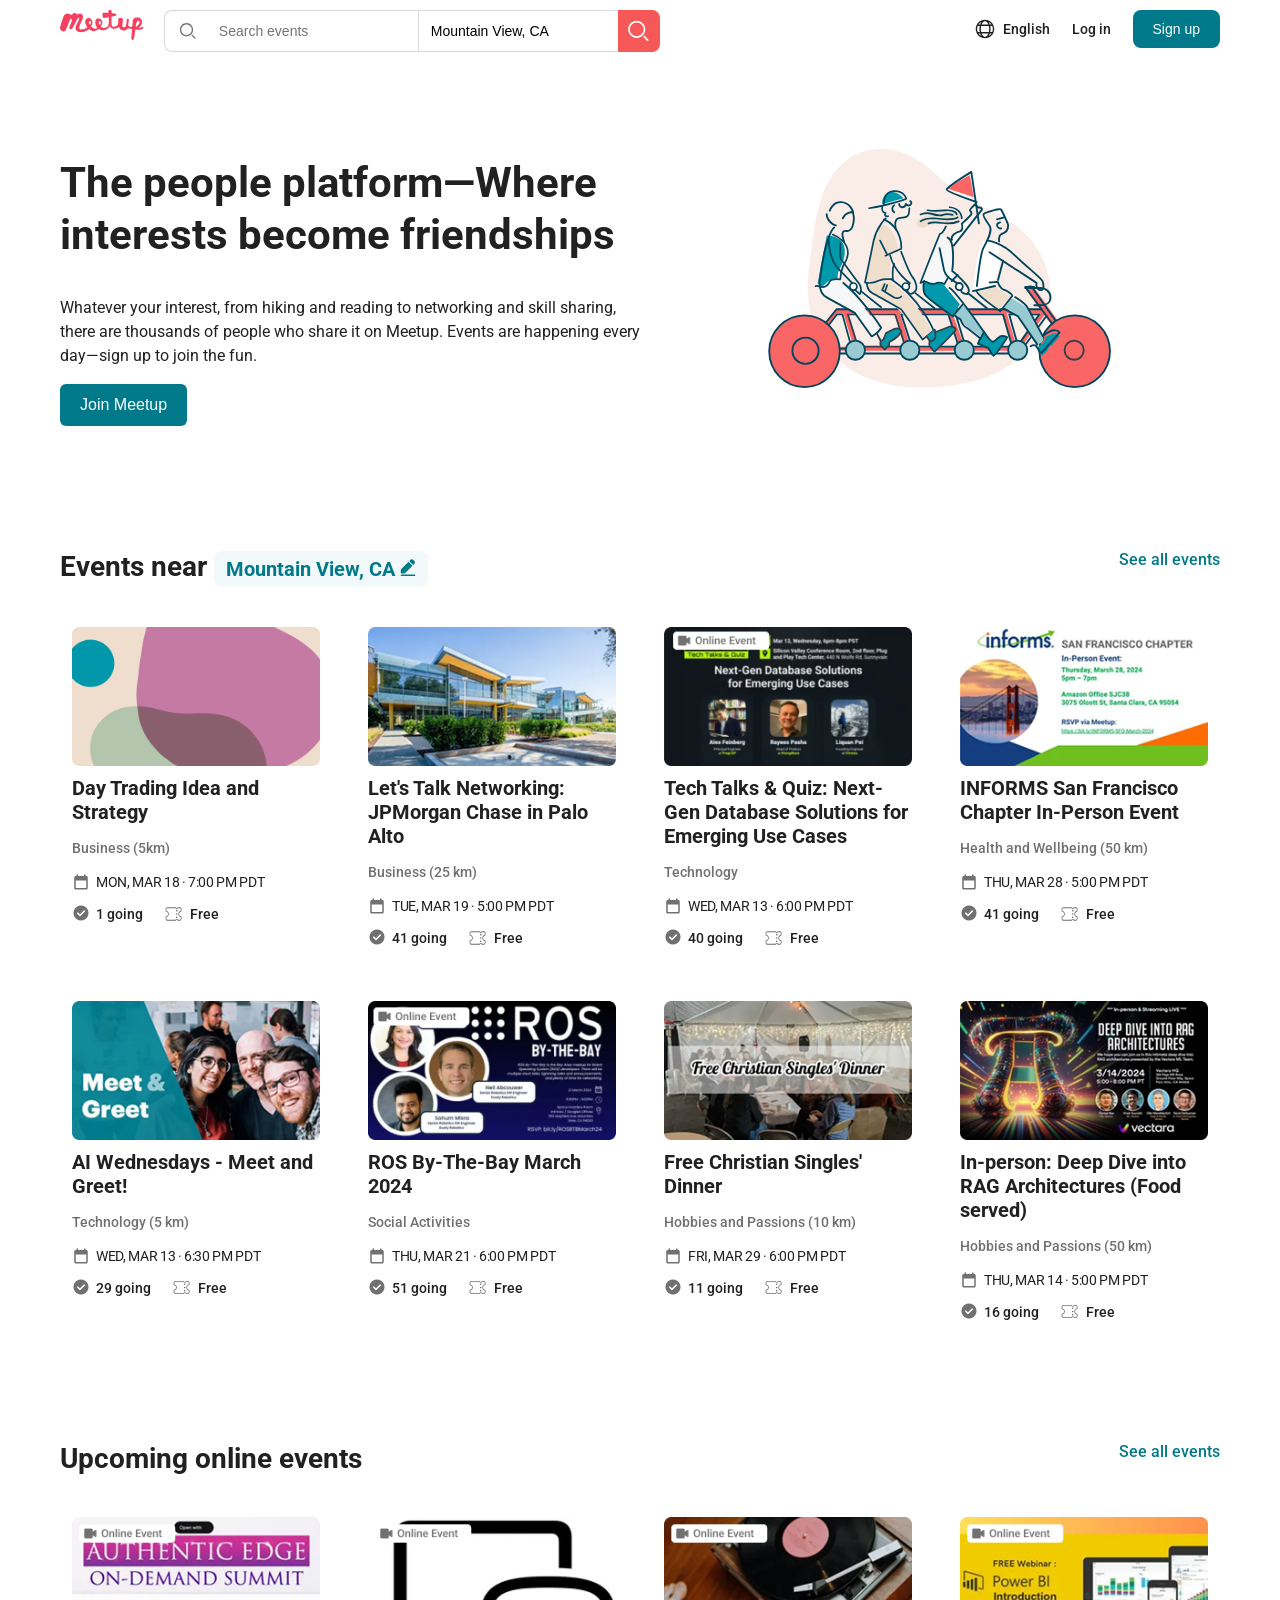
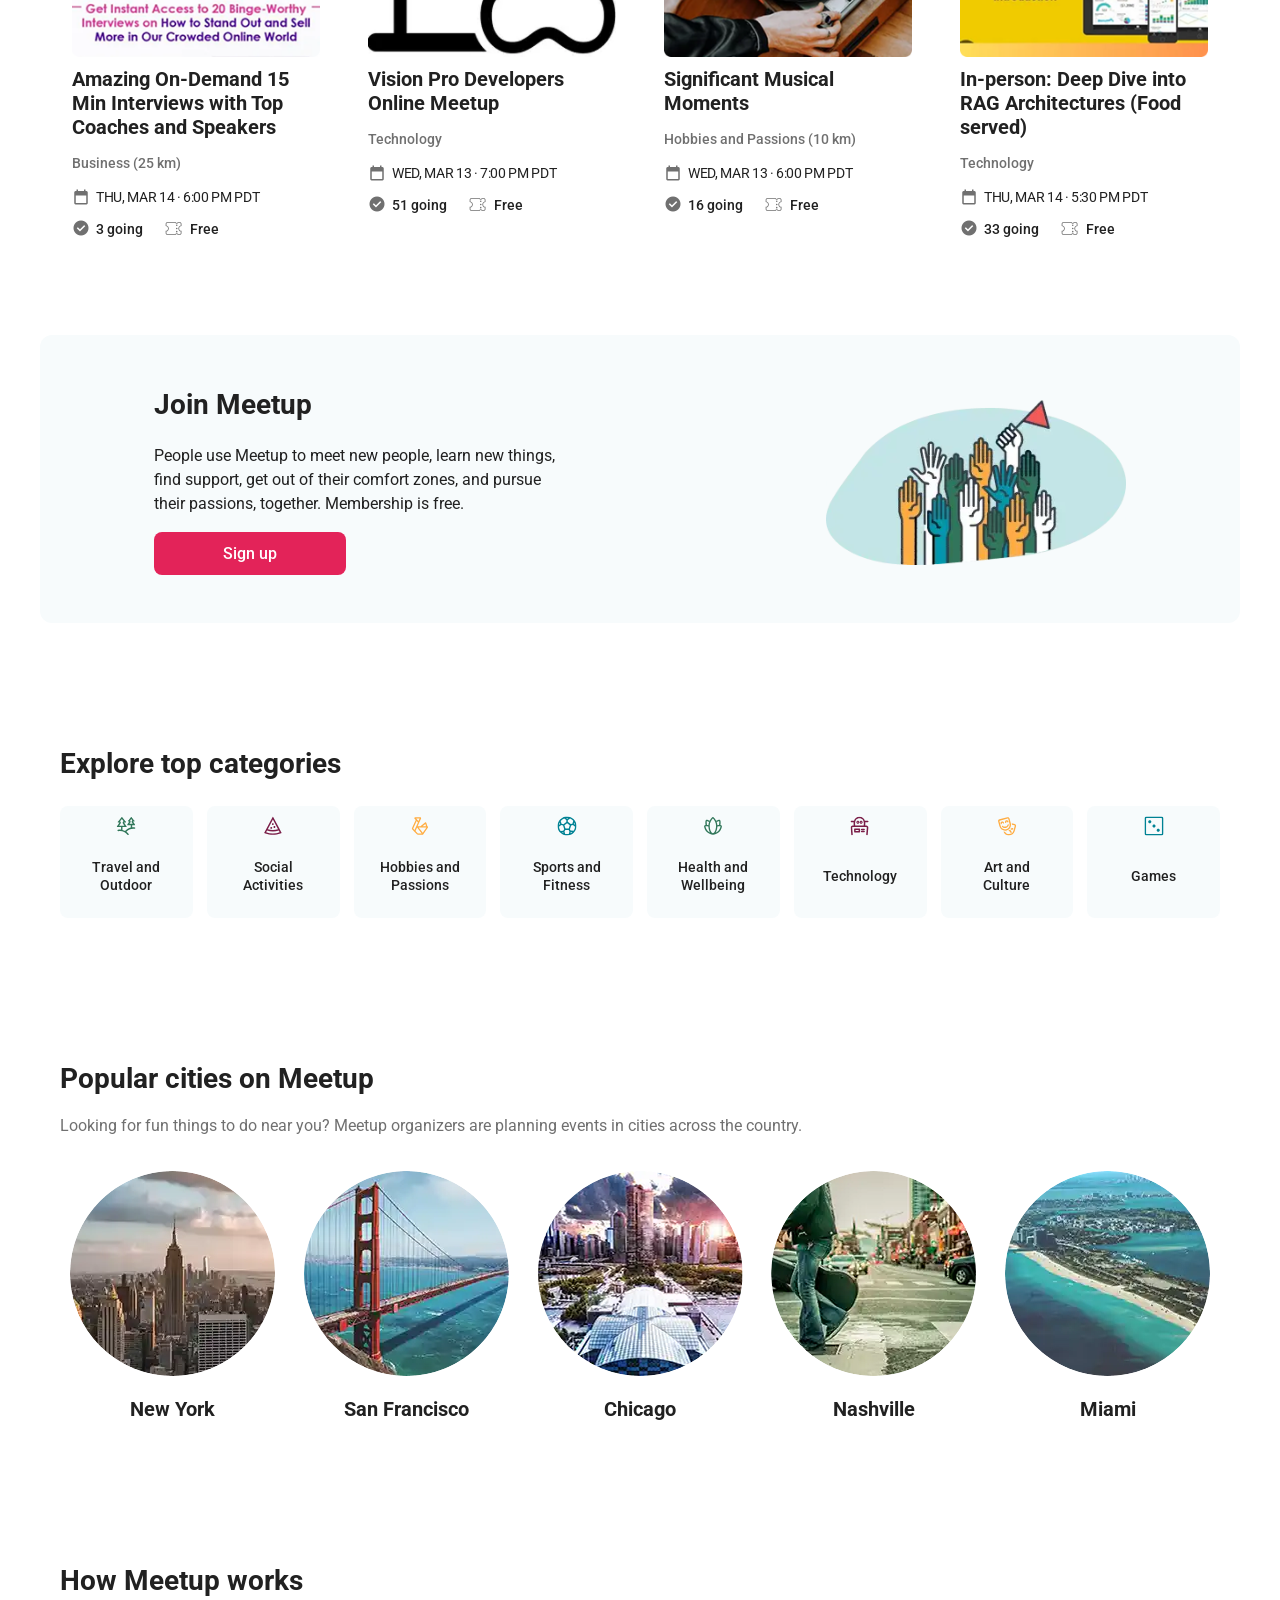
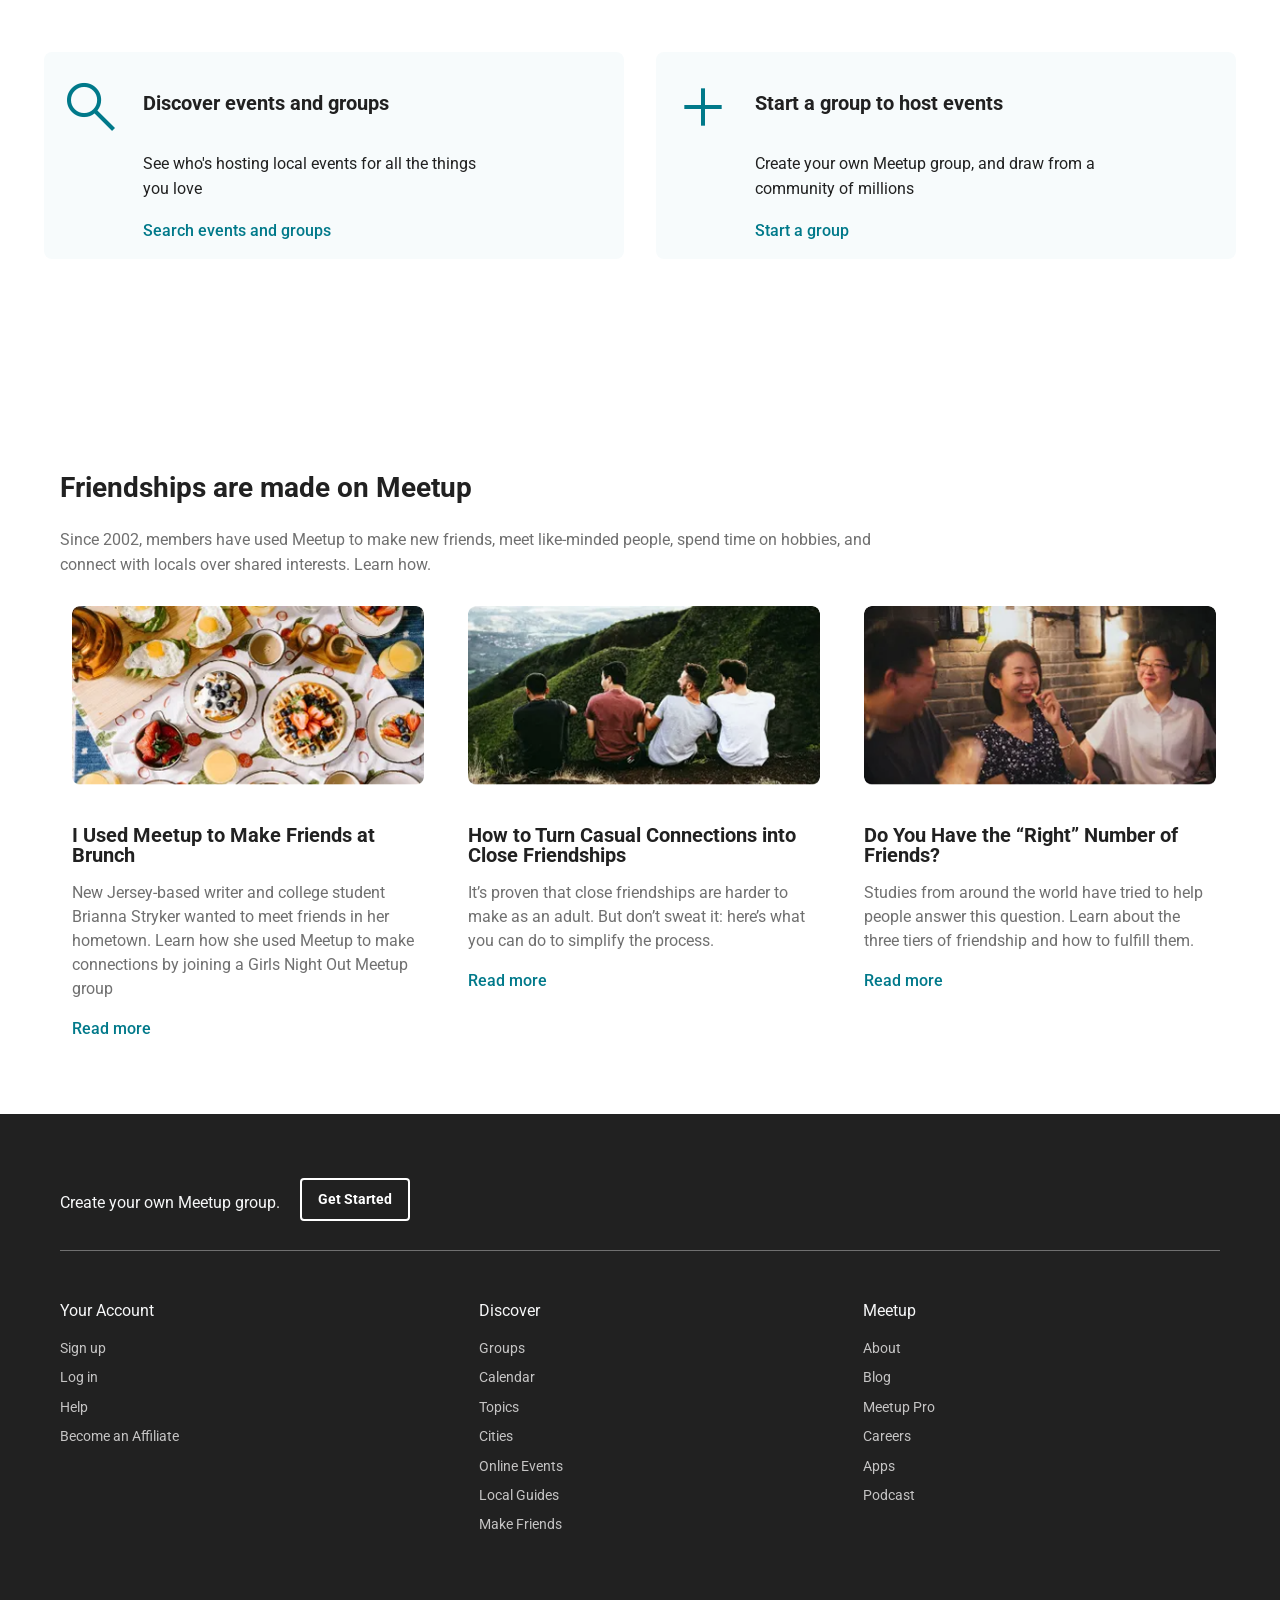
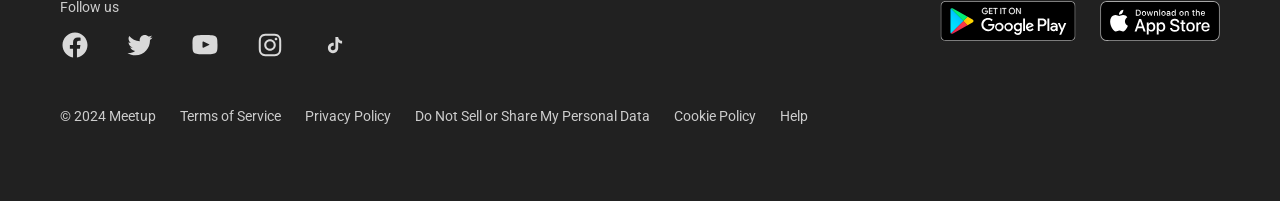
<file: index.html>
<!doctype html>
<html lang="ru">
  <head>
    <meta charset="UTF-8" />
    <meta name="viewport" content="width=device-width, initial-scale=1.0" />
    <title>Front-end Project</title>
    <link
      href="https://fonts.googleapis.com/css2?family=Roboto:wght@400;700&display=swap"
      rel="stylesheet"
    />
    <link
      href="https://fonts.googleapis.com/css2?family=Material+Symbols+Outlined&display=swap"
      rel="stylesheet"
    />

    <link
      href="https://fonts.googleapis.com/icon?family=Material+Icons"
      rel="stylesheet"
    />
    <link rel="stylesheet" href="css/style.css" />
  </head>
  <body>
    <header class="header">
      <div class="container">
        <div class="header__desktop-row">
          <img src="./icons/Logo.svg" alt="Meetup Logo" class="logo" />

          <div class="search-bar__wrapper">
            <div class="search-bar">
              <div class="input-wrapper">
                <img
                  src="./icons/Search-input.svg"
                  class="search-icon"
                  alt="search-icon"
                />
                <input
                  id="search-input"
                  type="text"
                  placeholder="Search events"
                  class="search-input"
                />
              </div>
              <div class="divider"></div>
              <input
                id="location-input"
                type="text"
                value="Mountain View, CA"
                class="location-input"
              />
            </div>
            <button class="search-button">
              <img
                src="./icons/Search_icon.svg"
                class="search-icon"
                alt="Search"
              />
            </button>
          </div>

          <div class="header__right">
            <div class="header__language">
              <img
                src="./icons/Language_icon.svg"
                class="header__language-icon"
                alt="Language"
              />
              <span class="header__language-en">English</span>
            </div>
            <a href="#" class="header__login-link">Log in</a>
            <button class="header__signup-button">Sign up</button>
          </div>
        </div>
      </div>
    </header>
    <div class="wrapper">
      <main>
        <section class="hero">
          <div class="hero__content">
            <h1 class="hero__title">
              The people platform—Where interests become friendships
            </h1>
            <p class="hero__subtitle">
              Whatever your interest, from hiking and reading to networking and
              skill sharing, there are thousands of people who share it on
              Meetup. Events are happening every day—sign up to join the fun.
            </p>
            <button class="hero__button">
              <a class="hero__button-link" href="./events_page/index.html"
                >Join Meetup</a
              >
            </button>
          </div>
          <div class="hero__image">
            <img src="./images/background-img.svg" alt="People" />
          </div>
        </section>

        <section class="section__events-near">
          <div class="section__header">
            <h2 class="section__title">
              Events near
              <span class="section__badge">
                <span class="section__tag"
                  >Mountain View, CA
                  <img src="./icons/Edit_icon.svg" alt="" />
                </span>
              </span>
            </h2>
            <a href="#" class="section__link">See all events</a>
          </div>

          <div class="event__cards">
            <article class="event__card">
              <img
                class="event__card-img"
                src="./images/event-card1.svg"
                alt="Event Trading"
              />
              <div class="event__content">
                <h3 class="event__title">Day Trading Idea and Strategy</h3>
                <p class="event__category">Business (5km)</p>
                <div class="event__date">
                  <span class="material-symbols-outlined">calendar_today </span>
                  <span class="event__datetime">MON, MAR 18 · 7:00 PM PDT</span>
                </div>

                <div class="event__meta">
                  <span class="material-symbols-outlined"> check_circle </span>
                  <span>1 going</span>
                  <span
                    ><img
                      class="event__meta-ticket"
                      src="./icons/Ticket_icon.svg"
                      alt=""
                  /></span>
                  <span>Free</span>
                </div>
              </div>
            </article>

            <article class="event__card">
              <img
                class="event__card-img"
                src="./images/event-card2.png"
                alt="Event Trading"
              />
              <div class="event__content">
                <h3 class="event__title">
                  Let's Talk Networking: JPMorgan Chase in Palo Alto
                </h3>
                <p class="event__category">Business (25 km)</p>

                <div class="event__date">
                  <span class="material-symbols-outlined">calendar_today </span>
                  <span class="event__datetime">Tue, Mar 19 · 5:00 PM PDT</span>
                </div>
                <div class="event__meta">
                  <span class="material-symbols-outlined"> check_circle </span>
                  <span>41 going</span>
                  <span
                    ><img
                      class="event__meta-ticket"
                      src="./icons/Ticket_icon.svg"
                      alt=""
                  /></span>
                  <span>Free</span>
                </div>
              </div>
            </article>

            <article class="event__card">
              <img
                class="event__card-img"
                src="./images/event-card3.png"
                alt="Event Trading"
              />
              <div class="event__content">
                <h3 class="event__title">
                  Tech Talks & Quiz: Next- Gen Database Solutions for Emerging
                  Use Cases
                </h3>
                <p class="event__category">Technology</p>

                <div class="event__date">
                  <span class="material-symbols-outlined">calendar_today </span>
                  <span class="event__datetime">Wed, Mar 13 · 6:00 PM PDT</span>
                </div>
                <div class="event__meta">
                  <span class="material-symbols-outlined"> check_circle </span>
                  <span>40 going</span>
                  <span
                    ><img
                      class="event__meta-ticket"
                      src="./icons/Ticket_icon.svg"
                      alt=""
                  /></span>
                  <span>Free</span>
                </div>
              </div>
            </article>

            <article class="event__card">
              <img
                class="event__card-img"
                src="./images/event-card4.png"
                alt="Event in San-Francisco"
              />
              <div class="event__content">
                <h3 class="event__title">
                  INFORMS San Francisco Chapter In-Person Event
                </h3>
                <p class="event__category">Health and Wellbeing (50 km)</p>
                <div class="event__date">
                  <span class="material-symbols-outlined">calendar_today </span>
                  <span class="event__datetime">Thu, Mar 28 · 5:00 PM PDT</span>
                </div>
                <div class="event__meta">
                  <span class="material-symbols-outlined"> check_circle </span>
                  <span>41 going</span>
                  <span
                    ><img
                      class="event__meta-ticket"
                      src="./icons/Ticket_icon.svg"
                      alt=""
                  /></span>
                  <span>Free</span>
                </div>
              </div>
            </article>

            <article class="event__card">
              <img
                class="event__card-img"
                src="./images/event-card5.png"
                alt="Event Trading"
              />
              <div class="event__content">
                <h3 class="event__title">AI Wednesdays - Meet and Greet!</h3>
                <p class="event__category">Technology (5 km)</p>
                <div class="event__date">
                  <span class="material-symbols-outlined">calendar_today </span>
                  <span class="event__datetime">Wed, Mar 13 · 6:30 PM PDT</span>
                </div>
                <div class="event__meta">
                  <span class="material-symbols-outlined"> check_circle </span>
                  <span>29 going</span>
                  <span
                    ><img
                      class="event__meta-ticket"
                      src="./icons/Ticket_icon.svg"
                      alt=""
                  /></span>
                  <span>Free</span>
                </div>
              </div>
            </article>

            <article class="event__card">
              <img
                class="event__card-img"
                src="./images/event-card6.png"
                alt="Event Trading"
              />
              <div class="event__content">
                <h3 class="event__title">ROS By-The-Bay March 2024</h3>
                <p class="event__category">Social Activities</p>
                <div class="event__date">
                  <span class="material-symbols-outlined">calendar_today </span>
                  <span class="event__datetime">Thu, Mar 21 · 6:00 PM PDT</span>
                </div>
                <div class="event__meta">
                  <span class="material-symbols-outlined"> check_circle </span>
                  <span>51 going</span>
                  <span
                    ><img
                      class="event__meta-ticket"
                      src="./icons/Ticket_icon.svg"
                      alt=""
                  /></span>
                  <span>Free</span>
                </div>
              </div>
            </article>

            <article class="event__card">
              <img
                class="event__card-img"
                src="./images/event-card7.png"
                alt="Event Trading"
              />
              <div class="event__content">
                <h3 class="event__title">Free Christian Singles' Dinner</h3>
                <p class="event__category">Hobbies and Passions (10 km)</p>
                <div class="event__date">
                  <span class="material-symbols-outlined">calendar_today </span>
                  <span class="event__datetime">Fri, Mar 29 · 6:00 PM PDT</span>
                </div>

                <div class="event__meta">
                  <span class="material-symbols-outlined"> check_circle </span>
                  <span>11 going</span>
                  <span
                    ><img
                      class="event__meta-ticket"
                      src="./icons/Ticket_icon.svg"
                      alt=""
                  /></span>
                  <span>Free</span>
                </div>
              </div>
            </article>

            <article class="event__card">
              <img
                class="event__card-img"
                src="./images/event-card8.png"
                alt="Event Trading"
              />
              <div class="event__content">
                <h3 class="event__title">
                  In-person: Deep Dive into RAG Architectures (Food served)
                </h3>
                <p class="event__category">Hobbies and Passions (50 km)</p>
                <div class="event__date">
                  <span class="material-symbols-outlined">calendar_today </span>
                  <span class="event__datetime">Thu, Mar 14 · 5:00 PM PDT</span>
                </div>

                <div class="event__meta">
                  <span class="material-symbols-outlined"> check_circle </span>
                  <span>16 going</span>
                  <span
                    ><img
                      class="event__meta-ticket"
                      src="./icons/Ticket_icon.svg"
                      alt=""
                  /></span>
                  <span>Free</span>
                </div>
              </div>
            </article>
          </div>
        </section>
        <section class="section__online-events">
          <div class="section__header">
            <h2 class="section__title">Upcoming online events</h2>
            <a href="#" class="section__link">See all events</a>
          </div>

          <div class="event__cards">
            <article class="event__card">
              <img
                class="event__card-img"
                src="./images/online_event1.png"
                alt="Event Trading"
              />
              <div class="event__content">
                <h3 class="event__title">
                  Amazing On-Demand 15 Min Interviews with Top Coaches and
                  Speakers
                </h3>
                <p class="event__category">Business (25 km)</p>
                <div class="event__date">
                  <span class="material-symbols-outlined">calendar_today </span>
                  <span class="event__datetime">Thu, Mar 14 · 6:00 PM PDT</span>
                </div>

                <div class="event__meta">
                  <span class="material-symbols-outlined"> check_circle </span>
                  <span>3 going</span>
                  <span
                    ><img
                      class="event__meta-ticket"
                      src="./icons/Ticket_icon.svg"
                      alt=""
                  /></span>
                  <span>Free</span>
                </div>
              </div>
            </article>

            <article class="event__card">
              <img
                class="event__card-img"
                src="./images/online_event2.png"
                alt="Event Trading"
              />
              <div class="event__content">
                <h3 class="event__title">
                  Vision Pro Developers Online Meetup
                </h3>
                <p class="event__category">Technology</p>
                <div class="event__date">
                  <span class="material-symbols-outlined">calendar_today </span>
                  <span class="event__datetime">Wed, Mar 13 · 7:00 PM PDT</span>
                </div>

                <div class="event__meta">
                  <span class="material-symbols-outlined"> check_circle </span>
                  <span>51 going</span>
                  <span
                    ><img
                      class="event__meta-ticket"
                      src="./icons/Ticket_icon.svg"
                      alt=""
                  /></span>
                  <span>Free</span>
                </div>
              </div>
            </article>

            <article class="event__card">
              <img
                class="event__card-img"
                src="./images/online_event3.png"
                alt="Event Trading"
              />
              <div class="event__content">
                <h3 class="event__title">Significant Musical Moments</h3>
                <p class="event__category">Hobbies and Passions (10 km)</p>
                <div class="event__date">
                  <span class="material-symbols-outlined">calendar_today </span>
                  <span class="event__datetime">Wed, Mar 13 · 6:00 PM PDT</span>
                </div>

                <div class="event__meta">
                  <span class="material-symbols-outlined"> check_circle </span>
                  <span>16 going</span>
                  <span
                    ><img
                      class="event__meta-ticket"
                      src="./icons/Ticket_icon.svg"
                      alt=""
                  /></span>
                  <span>Free</span>
                </div>
              </div>
            </article>

            <article class="event__card">
              <img
                class="event__card-img"
                src="./images/online_event4.png"
                alt="Event Trading"
              />
              <div class="event__content">
                <h3 class="event__title">
                  In-person: Deep Dive into RAG Architectures (Food served)
                </h3>
                <p class="event__category">Technology</p>
                <div class="event__date">
                  <span class="material-symbols-outlined">calendar_today </span>
                  <span class="event__datetime">Thu, Mar 14 · 5:30 PM PDT</span>
                </div>

                <div class="event__meta">
                  <span class="material-symbols-outlined"> check_circle </span>
                  <span>33 going</span>
                  <span
                    ><img
                      class="event__meta-ticket"
                      src="./icons/Ticket_icon.svg"
                      alt=""
                  /></span>

                  <span>Free</span>
                </div>
              </div>
            </article>
          </div>
        </section>
        <section class="join-meetup">
          <div class="container join-meetup__wrapper">
            <div class="join-meetup__content">
              <h2 class="join-meetup__title">Join Meetup</h2>
              <p class="join-meetup__description">
                People use Meetup to meet new people, learn new things,<br />
                find support, get out of their comfort zones, and pursue<br />
                their passions, together. Membership is free.
              </p>
              <button class="join-meetup__button">Sign up</button>
            </div>
            <div class="join-meetup__image">
              <img src="./images/bg-image.svg" alt="Hands illustration" />
            </div>
          </div>
        </section>

        <section class="explore__categories">
          <h2 class="explore__title">Explore top categories</h2>

          <div class="categories__row">
            <div class="category__card">
              <img src="./icons/travel.svg" alt="Travel and Outdoor" />
              <p class="category__title">Travel and<br />Outdoor</p>
            </div>
            <div class="category__card">
              <img src="./icons/social.svg" alt="Social Activities" />
              <p class="category__title">Social<br />Activities</p>
            </div>
            <div class="category__card">
              <img src="./icons/hobbies.svg" alt="Hobbies and Passions" />
              <p class="category__title">Hobbies and<br />Passions</p>
            </div>
            <div class="category__card">
              <img src="./icons/sports.svg" alt="Sports and Fitness" />
              <p class="category__title">Sports and<br />Fitness</p>
            </div>
            <div class="category__card">
              <img src="./icons/health.svg" alt="Health and Wellbeing" />
              <p class="category__title">Health and<br />Wellbeing</p>
            </div>
            <div class="category__card">
              <img src="./icons/technology.svg" alt="Technology" />
              <p class="category__title">Technology</p>
            </div>
            <div class="category__card">
              <img src="./icons/art.svg" alt="Art and Culture" />
              <p class="category__title">Art and<br />Culture</p>
            </div>
            <div class="category__card">
              <img src="./icons/games.svg" alt="Games" />
              <p class="category__title">Games</p>
            </div>
          </div>
        </section>
        <section class="section__popular-cities">
          <h2 class="section__title">Popular cities on Meetup</h2>
          <p class="section__description">
            Looking for fun things to do near you? Meetup organizers are
            planning events in cities across the country.
          </p>
          <div class="cities__row">
            <div class="city__card">
              <img src="./images/new_york.png" alt="New York" />
              <span class="city__name">New York</span>
            </div>
            <div class="city__card">
              <img src="./images/san_francisco.png" alt="San Francisco" />
              <span class="city__name">San Francisco</span>
            </div>
            <div class="city__card">
              <img src="./images/chicago.png" alt="Chicago" />
              <span class="city__name">Chicago</span>
            </div>
            <div class="city__card">
              <img src="./images/nashville.png" alt="Nashville" />
              <span class="city__name">Nashville</span>
            </div>
            <div class="city__card">
              <img src="./images/miami.png" alt="Miami" />
              <span class="city__name">Miami</span>
            </div>
          </div>
        </section>

        <section class="how-meetup-works">
          <h2 class="how-meetup-works__title">How Meetup works</h2>
          <div class="how-meetup-works__cards">
            <div class="how-meetup-works__card">
              <div class="how-meetup-works__icon">
                <span class="material-symbols-outlined">search</span>
                <div class="how-meetup-works__content">
                  <h3 class="how-meetup-works__subtitle">
                    Discover events and groups
                  </h3>
                  <p class="how-meetup-works__text">
                    See who's hosting local events for all the things <br />
                    you love
                  </p>
                  <a href="#" class="how-meetup-works__link"
                    >Search events and groups</a
                  >
                </div>
              </div>
            </div>
            <div class="how-meetup-works__card">
              <div class="how-meetup-works__icon">
                <span class="material-symbols-outlined">add</span>
                <div class="how-meetup-works__content">
                  <h3 class="how-meetup-works__subtitle">
                    Start a group to host events
                  </h3>
                  <p class="how-meetup-works__text">
                    Create your own Meetup group, and draw from a
                    <br />community of millions
                  </p>
                  <a href="#" class="how-meetup-works__link">Start a group</a>
                </div>
              </div>
            </div>
          </div>
        </section>

        <section class="friendships">
          <h2 class="friendships__title">Friendships are made on Meetup</h2>
          <p class="friendships__description">
            Since 2002, members have used Meetup to make new friends, meet
            like-minded people, spend time on hobbies, and<br />
            connect with locals over shared interests. Learn how.
          </p>

          <div class="friendships__cards">
            <article class="friendships__card">
              <img src="./images/food.png" alt="Brunch" />
              <h3 class="card__title">
                I Used Meetup to Make Friends at Brunch
              </h3>
              <p class="card__description">
                New Jersey-based writer and college student Brianna Stryker
                wanted to meet friends in her hometown. Learn how she used
                Meetup to make connections by joining a Girls Night Out
                Meetup<br />
                group
              </p>
              <a href="#">Read more</a>
            </article>
            <article class="friendships__card">
              <img src="./images/mountains.png" alt="mountains" />
              <h3 class="card__title">
                How to Turn Casual Connections into Close Friendships
              </h3>
              <p class="card__description">
                It’s proven that close friendships are harder to make as an
                adult. But don’t sweat it: here’s what you can do to simplify
                the process.
              </p>
              <a href="#">Read more</a>
            </article>
            <article class="friendships__card">
              <img src="./images/friends.png" alt="Some friends" />
              <h3 class="card__title">
                Do You Have the “Right” Number of Friends?
              </h3>
              <p class="card__description">
                Studies from around the world have tried to help people answer
                this question. Learn about the three tiers of friendship and how
                to fulfill them.
              </p>
              <a href="#">Read more</a>
            </article>
          </div>
        </section>
      </main>
    </div>
    <footer class="footer">
      <div class="footer__container">
        <div class="footer__top">
          <p class="footer__paragraph">Create your own Meetup group.</p>
          <a href="#" class="footer__button">Get Started</a>
        </div>

        <hr class="footer__divider" />

        <div class="footer__columns">
          <div class="footer__column">
            <h4 class="footer__column-title">Your Account</h4>
            <ul class="footer__column-list">
              <li class="footer__column-item"><a href="#">Sign up</a></li>
              <li class="footer__column-item"><a href="#">Log in</a></li>
              <li class="footer__column-item"><a href="#">Help</a></li>
              <li class="footer__column-item">
                <a href="#">Become an Affiliate</a>
              </li>
            </ul>
          </div>
          <div class="footer__column">
            <h4 class="footer__column-title">Discover</h4>
            <ul class="footer__column-list">
              <li class="footer__column-item"><a href="#">Groups</a></li>
              <li class="footer__column-item"><a href="#">Calendar</a></li>
              <li class="footer__column-item"><a href="#">Topics</a></li>
              <li class="footer__column-item"><a href="#">Cities</a></li>
              <li class="footer__column-item"><a href="#">Online Events</a></li>
              <li class="footer__column-item"><a href="#">Local Guides</a></li>
              <li class="footer__column-item"><a href="#">Make Friends</a></li>
            </ul>
          </div>
          <div class="footer__column">
            <h4 class="footer__column-title">Meetup</h4>
            <ul class="footer__column-list">
              <li class="footer__column-item"><a href="#">About</a></li>
              <li class="footer__column-item"><a href="#">Blog</a></li>
              <li class="footer__column-item"><a href="#">Meetup Pro</a></li>
              <li class="footer__column-item"><a href="#">Careers</a></li>
              <li class="footer__column-item"><a href="#">Apps</a></li>
              <li class="footer__column-item"><a href="#">Podcast</a></li>
            </ul>
          </div>
        </div>

        <div class="footer__bottom">
          <div class="footer__socials">
            <p class="footer__socials-follow">Follow us</p>
            <div class="footer__socials-icons">
              <a href="#"
                ><img
                  class="footer__socials-icon"
                  src="./icons/Facebook.svg"
                  alt="Facebook"
              /></a>
              <a href="#"
                ><img
                  class="footer__socials-icon"
                  src="./icons/Twitter.svg"
                  alt="Twitter"
              /></a>
              <a href="#"
                ><img
                  class="footer__socials-icon"
                  src="./icons/YouTube.svg"
                  alt="YouTube"
              /></a>
              <a href="#"
                ><img
                  class="footer__socials-icon"
                  src="./icons/Instagram.svg"
                  alt="Instagram"
              /></a>
              <a href="#"
                ><img
                  class="footer__socials-icon"
                  src="./icons/TikTok.svg"
                  alt="TikTok"
              /></a>
            </div>
          </div>

          <div class="footer__apps">
            <a href="#"
              ><img
                class="footer__apps-icon1"
                src="./icons/GooglePlay.svg"
                alt="Google Play"
            /></a>
            <a href="#"
              ><img
                class="footer__apps-icon2"
                src="./icons/AppStore.svg"
                alt="App Store"
            /></a>
          </div>
        </div>

        <div class="footer__legal">
          <p>© 2024 Meetup</p>

          <a class="footer__legal-link" href="#">Terms of Service</a>
          <a class="footer__legal-link" href="#">Privacy Policy</a>
          <a class="footer__legal-link" href="#"
            >Do Not Sell or Share My Personal Data</a
          >
          <a class="footer__legal-link" href="#">Cookie Policy</a>
          <a class="footer__legal-link" href="#">Help</a>
        </div>
      </div>
    </footer>
  </body>
</html>
</file>
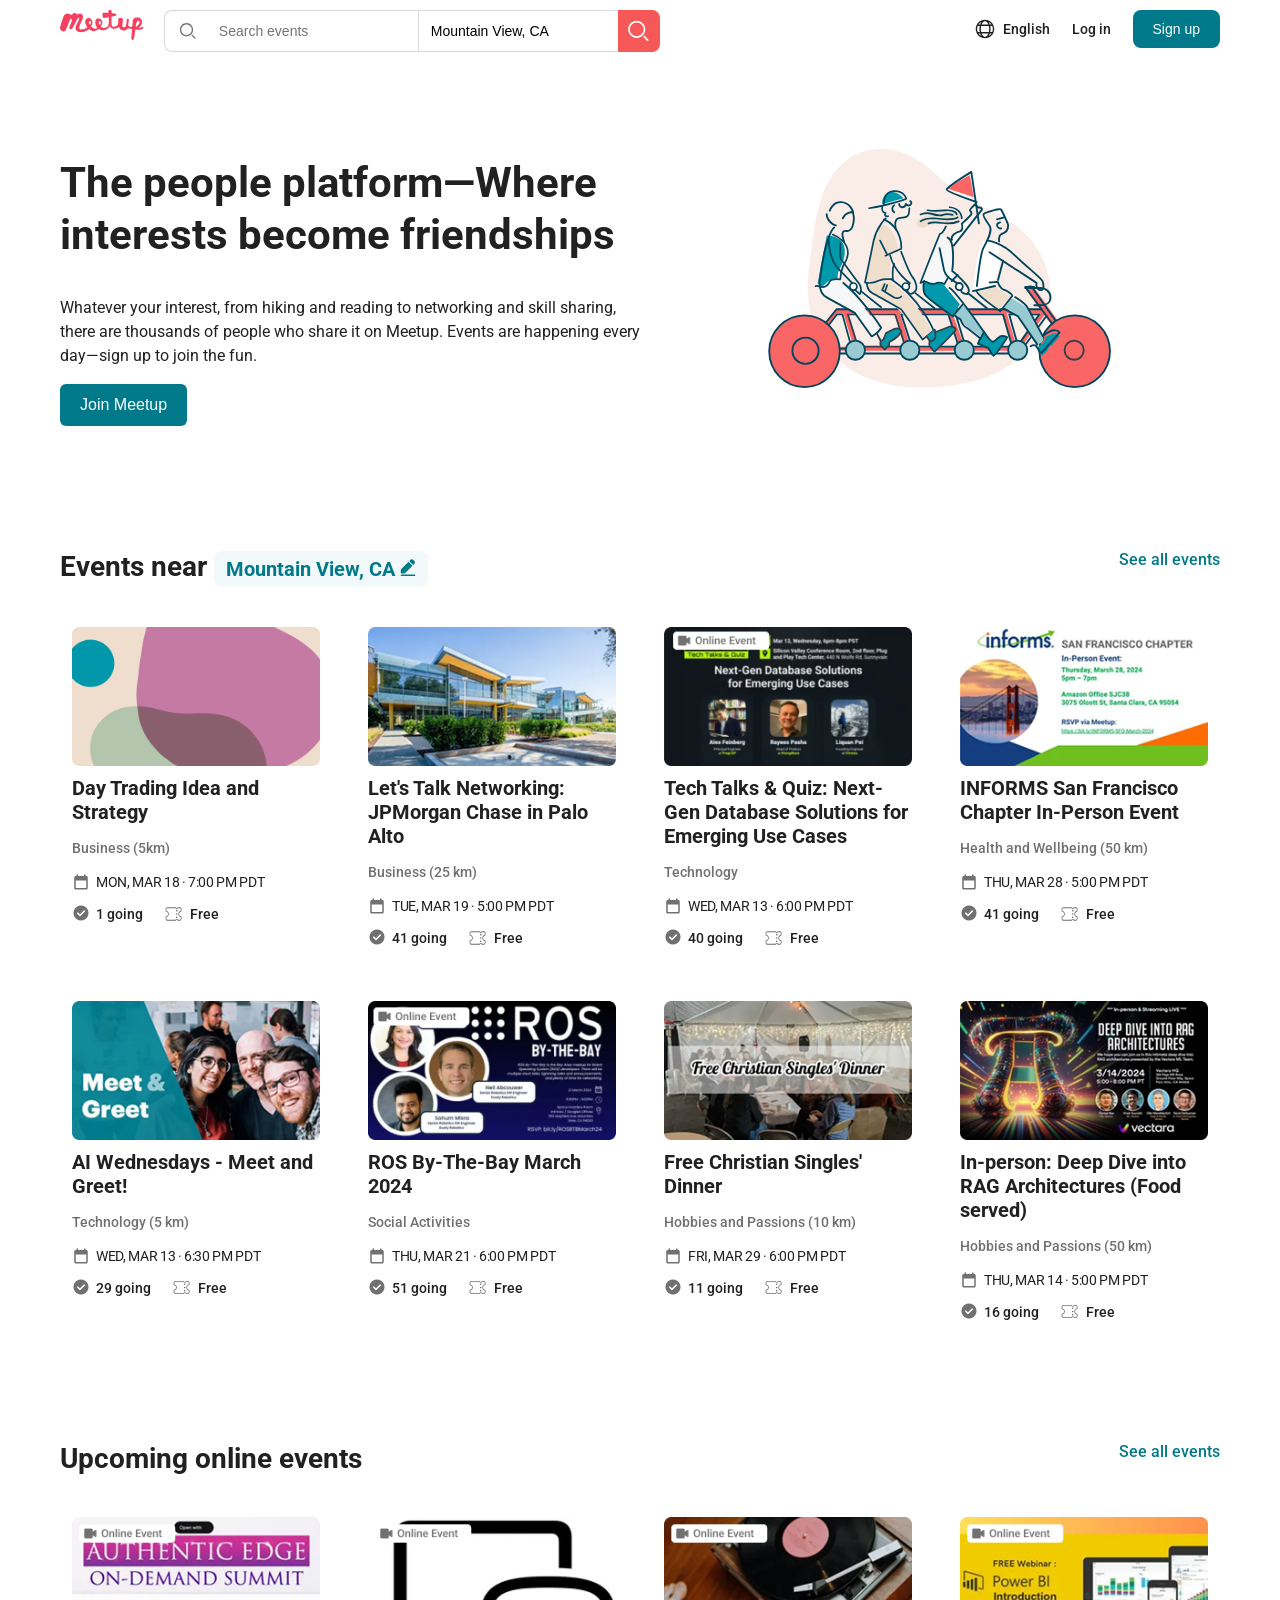
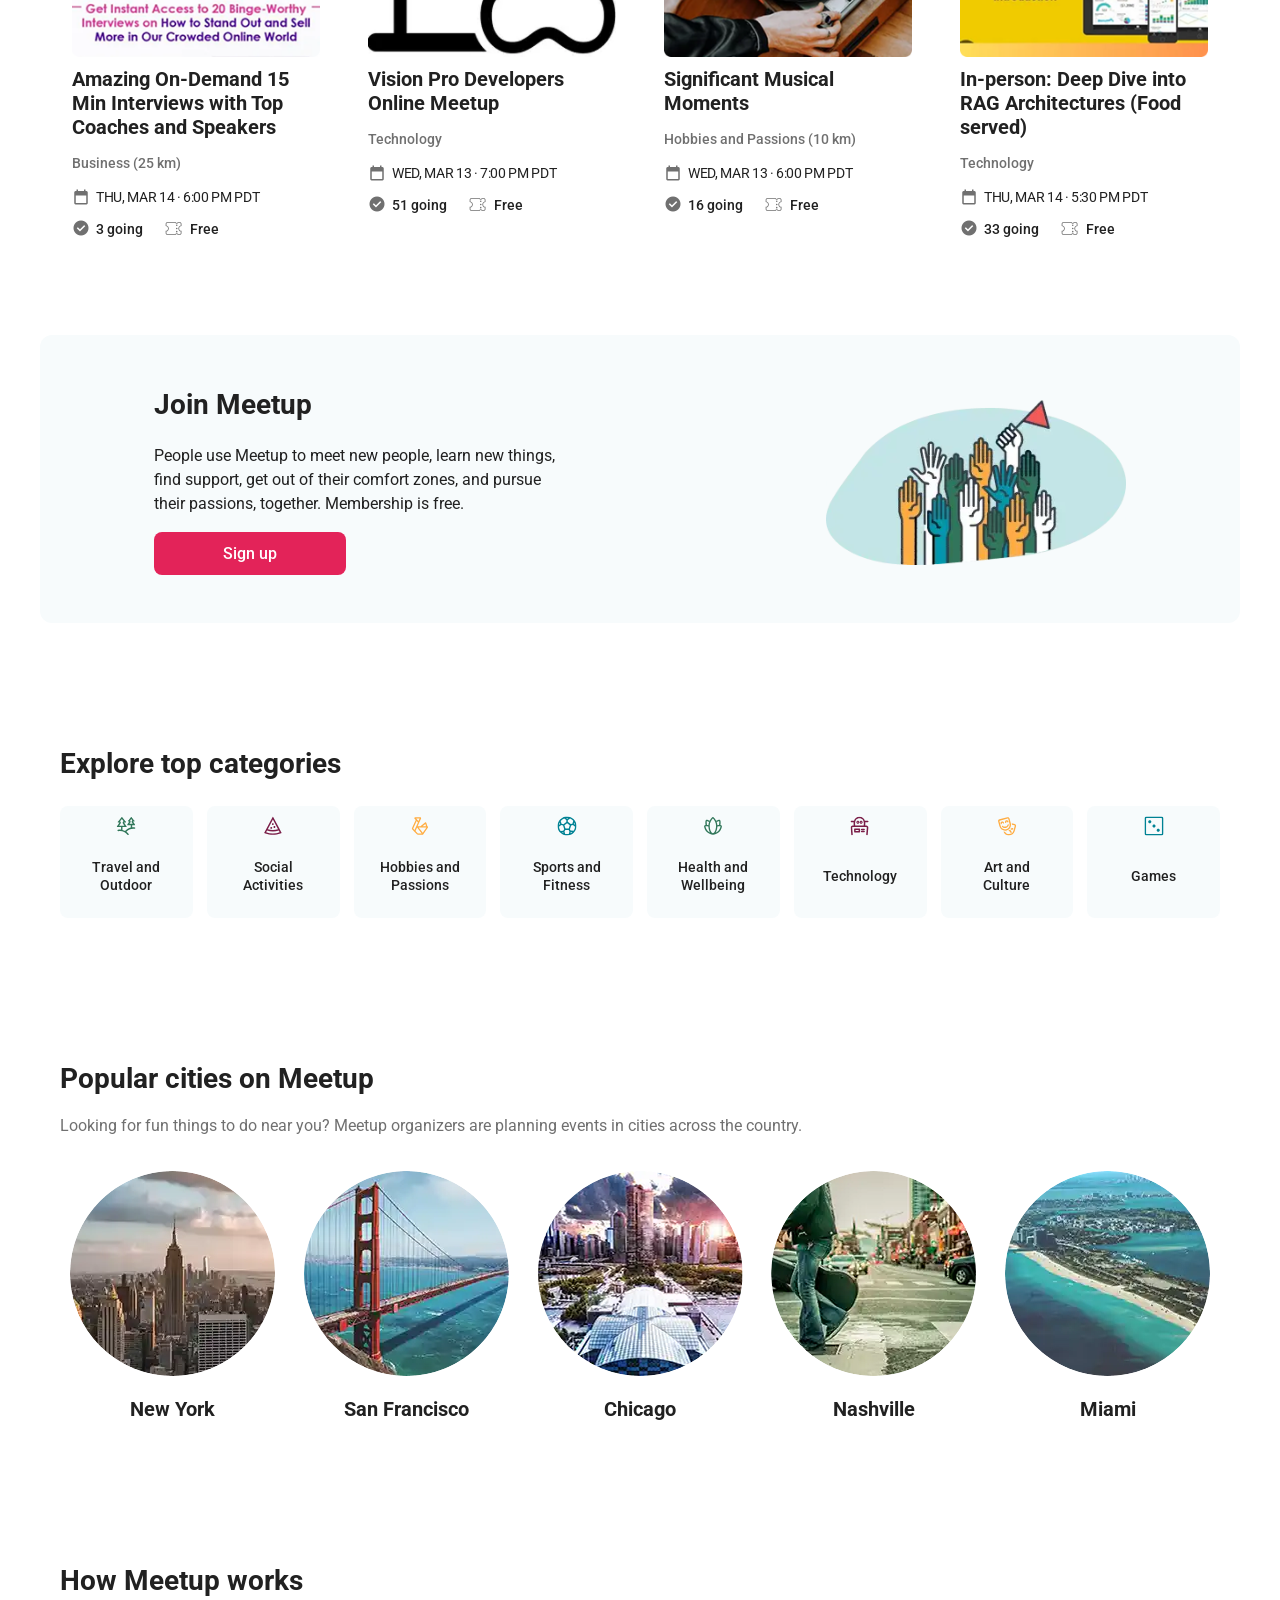
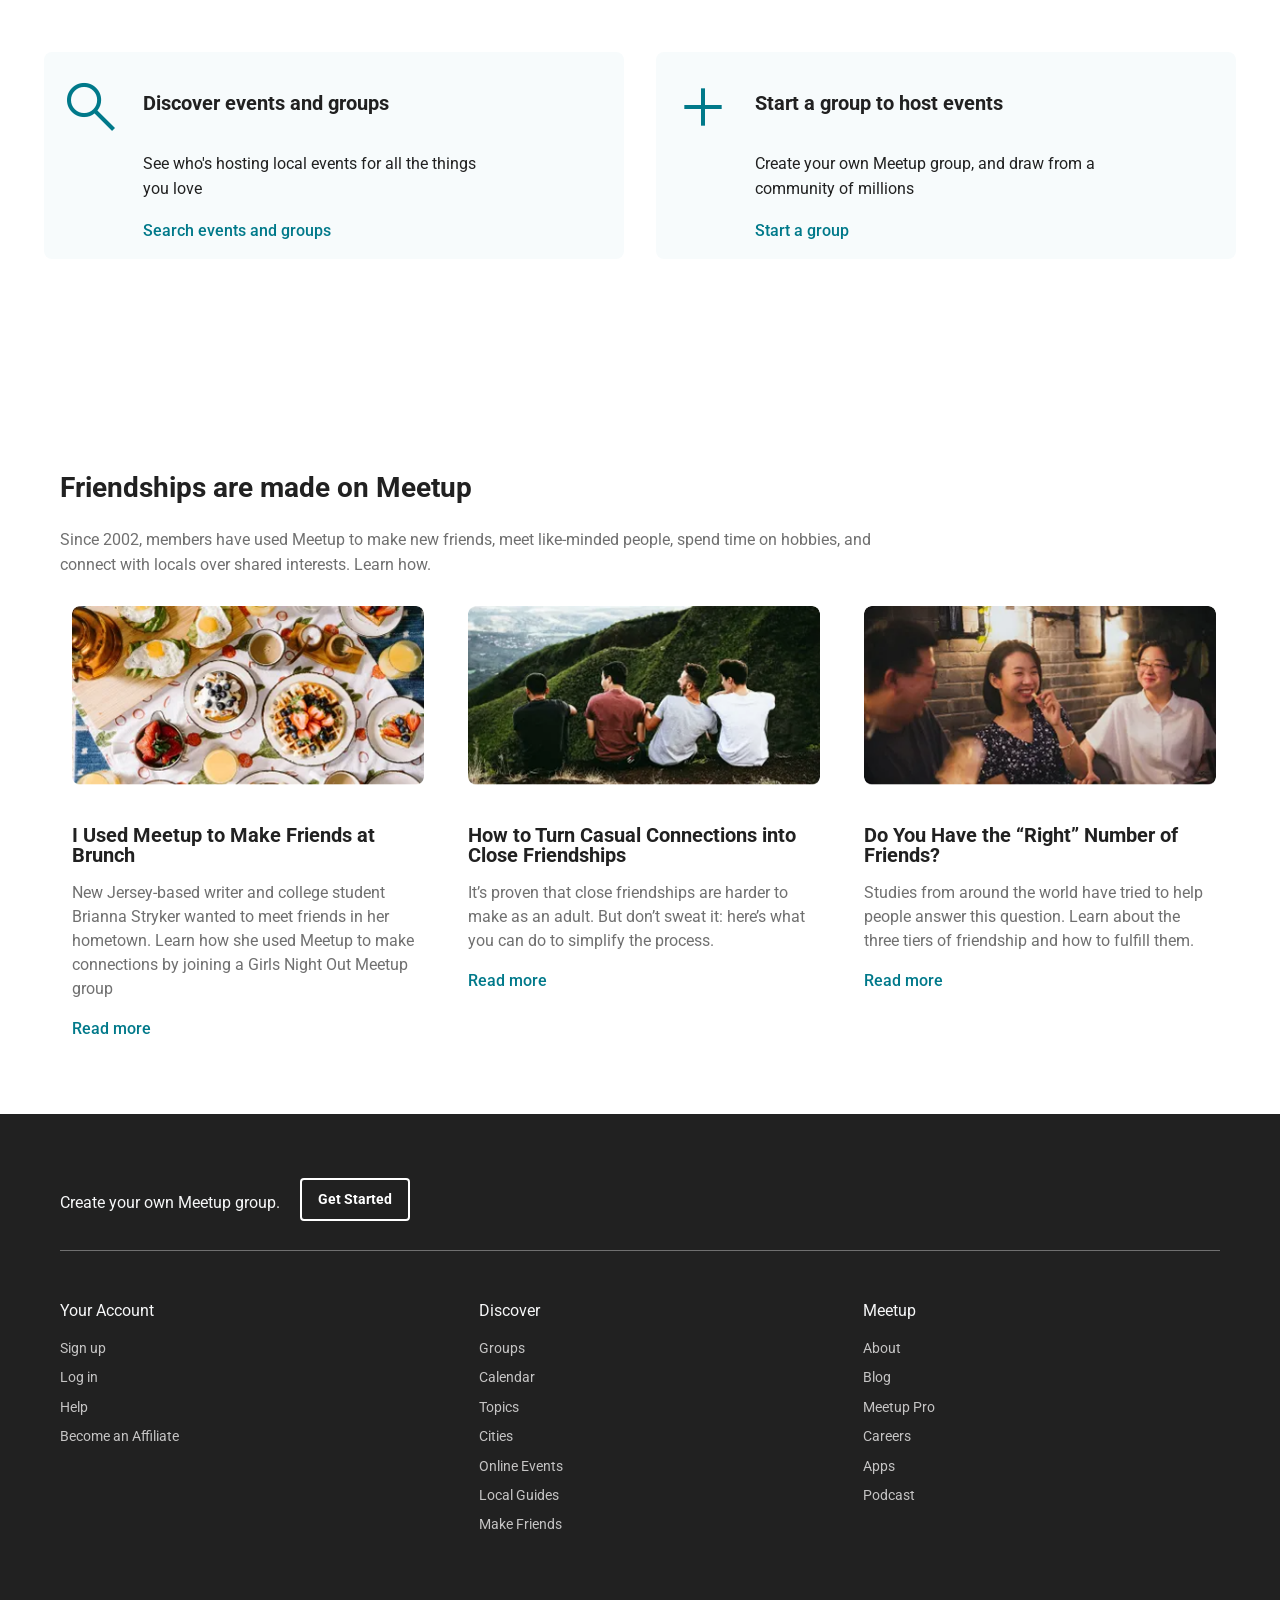
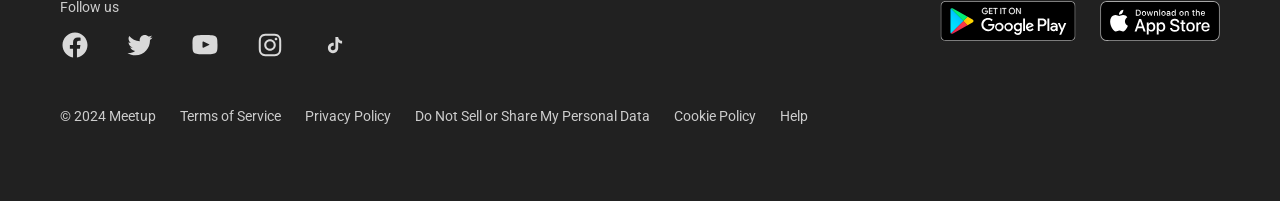
<file: Frontend PROJECT/index.html>
<!doctype html>
<html lang="ru">
  <head>
    <meta charset="UTF-8" />
    <meta name="viewport" content="width=device-width, initial-scale=1.0" />
    <title>Front-end Project</title>
    <link
      href="https://fonts.googleapis.com/css2?family=Roboto:wght@400;700&display=swap"
      rel="stylesheet"
    />
    <link
      href="https://fonts.googleapis.com/css2?family=Material+Symbols+Outlined&display=swap"
      rel="stylesheet"
    />

    <link
      href="https://fonts.googleapis.com/icon?family=Material+Icons"
      rel="stylesheet"
    />
    <link rel="stylesheet" href="css/style.css" />
  </head>
  <body>
    <header class="header">
      <div class="container">
        <div class="header__desktop-row">
          <img src="./icons/Logo.svg" alt="Meetup Logo" class="logo" />

          <div class="search-bar__wrapper">
            <div class="search-bar">
              <div class="input-wrapper">
                <img
                  src="./icons/Search-input.svg"
                  class="search-icon"
                  alt="search-icon"
                />
                <input
                  id="search-input"
                  type="text"
                  placeholder="Search events"
                  class="search-input"
                />
              </div>
              <div class="divider"></div>
              <input
                id="location-input"
                type="text"
                value="Mountain View, CA"
                class="location-input"
              />
            </div>
            <button class="search-button">
              <img
                src="./icons/Search_icon.svg"
                class="search-icon"
                alt="Search"
              />
            </button>
          </div>

          <div class="header__right">
            <div class="header__language">
              <img
                src="./icons/Language_icon.svg"
                class="header__language-icon"
                alt="Language"
              />
              <span class="header__language-en">English</span>
            </div>
            <a href="#" class="header__login-link">Log in</a>
            <button class="header__signup-button">Sign up</button>
          </div>
        </div>
      </div>
    </header>
    <div class="wrapper">
      <main>
        <section class="hero">
          <div class="hero__content">
            <h1 class="hero__title">
              The people platform—Where interests become friendships
            </h1>
            <p class="hero__subtitle">
              Whatever your interest, from hiking and reading to networking and
              skill sharing, there are thousands of people who share it on
              Meetup. Events are happening every day—sign up to join the fun.
            </p>
            <button class="hero__button">
              <a class="hero__button-link" href="./Project_2-PART/index.html"
                >Join Meetup</a
              >
            </button>
          </div>
          <div class="hero__image">
            <img src="./images/background-img.svg" alt="People" />
          </div>
        </section>

        <section class="section__events-near">
          <div class="section__header">
            <h2 class="section__title">
              Events near
              <span class="section__badge">
                <span class="section__tag"
                  >Mountain View, CA
                  <img src="./icons/Edit_icon.svg" alt="" />
                </span>
              </span>
            </h2>
            <a href="#" class="section__link">See all events</a>
          </div>

          <div class="event__cards">
            <article class="event__card">
              <img
                class="event__card-img"
                src="./images/event-card1.svg"
                alt="Event Trading"
              />
              <div class="event__content">
                <h3 class="event__title">Day Trading Idea and Strategy</h3>
                <p class="event__category">Business (5km)</p>
                <div class="event__date">
                  <span class="material-symbols-outlined">calendar_today </span>
                  <span class="event__datetime">MON, MAR 18 · 7:00 PM PDT</span>
                </div>

                <div class="event__meta">
                  <span class="material-symbols-outlined"> check_circle </span>
                  <span>1 going</span>
                  <span
                    ><img
                      class="event__meta-ticket"
                      src="./icons/Ticket_icon.svg"
                      alt=""
                  /></span>
                  <span>Free</span>
                </div>
              </div>
            </article>

            <article class="event__card">
              <img
                class="event__card-img"
                src="./images/event-card2.png"
                alt="Event Trading"
              />
              <div class="event__content">
                <h3 class="event__title">
                  Let's Talk Networking: JPMorgan Chase in Palo Alto
                </h3>
                <p class="event__category">Business (25 km)</p>

                <div class="event__date">
                  <span class="material-symbols-outlined">calendar_today </span>
                  <span class="event__datetime">Tue, Mar 19 · 5:00 PM PDT</span>
                </div>
                <div class="event__meta">
                  <span class="material-symbols-outlined"> check_circle </span>
                  <span>41 going</span>
                  <span
                    ><img
                      class="event__meta-ticket"
                      src="./icons/Ticket_icon.svg"
                      alt=""
                  /></span>
                  <span>Free</span>
                </div>
              </div>
            </article>

            <article class="event__card">
              <img
                class="event__card-img"
                src="./images/event-card3.png"
                alt="Event Trading"
              />
              <div class="event__content">
                <h3 class="event__title">
                  Tech Talks & Quiz: Next- Gen Database Solutions for Emerging
                  Use Cases
                </h3>
                <p class="event__category">Technology</p>

                <div class="event__date">
                  <span class="material-symbols-outlined">calendar_today </span>
                  <span class="event__datetime">Wed, Mar 13 · 6:00 PM PDT</span>
                </div>
                <div class="event__meta">
                  <span class="material-symbols-outlined"> check_circle </span>
                  <span>40 going</span>
                  <span
                    ><img
                      class="event__meta-ticket"
                      src="./icons/Ticket_icon.svg"
                      alt=""
                  /></span>
                  <span>Free</span>
                </div>
              </div>
            </article>

            <article class="event__card">
              <img
                class="event__card-img"
                src="./images/event-card4.png"
                alt="Event in San-Francisco"
              />
              <div class="event__content">
                <h3 class="event__title">
                  INFORMS San Francisco Chapter In-Person Event
                </h3>
                <p class="event__category">Health and Wellbeing (50 km)</p>
                <div class="event__date">
                  <span class="material-symbols-outlined">calendar_today </span>
                  <span class="event__datetime">Thu, Mar 28 · 5:00 PM PDT</span>
                </div>
                <div class="event__meta">
                  <span class="material-symbols-outlined"> check_circle </span>
                  <span>41 going</span>
                  <span
                    ><img
                      class="event__meta-ticket"
                      src="./icons/Ticket_icon.svg"
                      alt=""
                  /></span>
                  <span>Free</span>
                </div>
              </div>
            </article>

            <article class="event__card">
              <img
                class="event__card-img"
                src="./images/event-card5.png"
                alt="Event Trading"
              />
              <div class="event__content">
                <h3 class="event__title">AI Wednesdays - Meet and Greet!</h3>
                <p class="event__category">Technology (5 km)</p>
                <div class="event__date">
                  <span class="material-symbols-outlined">calendar_today </span>
                  <span class="event__datetime">Wed, Mar 13 · 6:30 PM PDT</span>
                </div>
                <div class="event__meta">
                  <span class="material-symbols-outlined"> check_circle </span>
                  <span>29 going</span>
                  <span
                    ><img
                      class="event__meta-ticket"
                      src="./icons/Ticket_icon.svg"
                      alt=""
                  /></span>
                  <span>Free</span>
                </div>
              </div>
            </article>

            <article class="event__card">
              <img
                class="event__card-img"
                src="./images/event-card6.png"
                alt="Event Trading"
              />
              <div class="event__content">
                <h3 class="event__title">ROS By-The-Bay March 2024</h3>
                <p class="event__category">Social Activities</p>
                <div class="event__date">
                  <span class="material-symbols-outlined">calendar_today </span>
                  <span class="event__datetime">Thu, Mar 21 · 6:00 PM PDT</span>
                </div>
                <div class="event__meta">
                  <span class="material-symbols-outlined"> check_circle </span>
                  <span>51 going</span>
                  <span
                    ><img
                      class="event__meta-ticket"
                      src="./icons/Ticket_icon.svg"
                      alt=""
                  /></span>
                  <span>Free</span>
                </div>
              </div>
            </article>

            <article class="event__card">
              <img
                class="event__card-img"
                src="./images/event-card7.png"
                alt="Event Trading"
              />
              <div class="event__content">
                <h3 class="event__title">Free Christian Singles' Dinner</h3>
                <p class="event__category">Hobbies and Passions (10 km)</p>
                <div class="event__date">
                  <span class="material-symbols-outlined">calendar_today </span>
                  <span class="event__datetime">Fri, Mar 29 · 6:00 PM PDT</span>
                </div>

                <div class="event__meta">
                  <span class="material-symbols-outlined"> check_circle </span>
                  <span>11 going</span>
                  <span
                    ><img
                      class="event__meta-ticket"
                      src="./icons/Ticket_icon.svg"
                      alt=""
                  /></span>
                  <span>Free</span>
                </div>
              </div>
            </article>

            <article class="event__card">
              <img
                class="event__card-img"
                src="./images/event-card8.png"
                alt="Event Trading"
              />
              <div class="event__content">
                <h3 class="event__title">
                  In-person: Deep Dive into RAG Architectures (Food served)
                </h3>
                <p class="event__category">Hobbies and Passions (50 km)</p>
                <div class="event__date">
                  <span class="material-symbols-outlined">calendar_today </span>
                  <span class="event__datetime">Thu, Mar 14 · 5:00 PM PDT</span>
                </div>

                <div class="event__meta">
                  <span class="material-symbols-outlined"> check_circle </span>
                  <span>16 going</span>
                  <span
                    ><img
                      class="event__meta-ticket"
                      src="./icons/Ticket_icon.svg"
                      alt=""
                  /></span>
                  <span>Free</span>
                </div>
              </div>
            </article>
          </div>
        </section>
        <section class="section__online-events">
          <div class="section__header">
            <h2 class="section__title">Upcoming online events</h2>
            <a href="#" class="section__link">See all events</a>
          </div>

          <div class="event__cards">
            <article class="event__card">
              <img
                class="event__card-img"
                src="./images/online_event1.png"
                alt="Event Trading"
              />
              <div class="event__content">
                <h3 class="event__title">
                  Amazing On-Demand 15 Min Interviews with Top Coaches and
                  Speakers
                </h3>
                <p class="event__category">Business (25 km)</p>
                <div class="event__date">
                  <span class="material-symbols-outlined">calendar_today </span>
                  <span class="event__datetime">Thu, Mar 14 · 6:00 PM PDT</span>
                </div>

                <div class="event__meta">
                  <span class="material-symbols-outlined"> check_circle </span>
                  <span>3 going</span>
                  <span
                    ><img
                      class="event__meta-ticket"
                      src="./icons/Ticket_icon.svg"
                      alt=""
                  /></span>
                  <span>Free</span>
                </div>
              </div>
            </article>

            <article class="event__card">
              <img
                class="event__card-img"
                src="./images/online_event2.png"
                alt="Event Trading"
              />
              <div class="event__content">
                <h3 class="event__title">
                  Vision Pro Developers Online Meetup
                </h3>
                <p class="event__category">Technology</p>
                <div class="event__date">
                  <span class="material-symbols-outlined">calendar_today </span>
                  <span class="event__datetime">Wed, Mar 13 · 7:00 PM PDT</span>
                </div>

                <div class="event__meta">
                  <span class="material-symbols-outlined"> check_circle </span>
                  <span>51 going</span>
                  <span
                    ><img
                      class="event__meta-ticket"
                      src="./icons/Ticket_icon.svg"
                      alt=""
                  /></span>
                  <span>Free</span>
                </div>
              </div>
            </article>

            <article class="event__card">
              <img
                class="event__card-img"
                src="./images/online_event3.png"
                alt="Event Trading"
              />
              <div class="event__content">
                <h3 class="event__title">Significant Musical Moments</h3>
                <p class="event__category">Hobbies and Passions (10 km)</p>
                <div class="event__date">
                  <span class="material-symbols-outlined">calendar_today </span>
                  <span class="event__datetime">Wed, Mar 13 · 6:00 PM PDT</span>
                </div>

                <div class="event__meta">
                  <span class="material-symbols-outlined"> check_circle </span>
                  <span>16 going</span>
                  <span
                    ><img
                      class="event__meta-ticket"
                      src="./icons/Ticket_icon.svg"
                      alt=""
                  /></span>
                  <span>Free</span>
                </div>
              </div>
            </article>

            <article class="event__card">
              <img
                class="event__card-img"
                src="./images/online_event4.png"
                alt="Event Trading"
              />
              <div class="event__content">
                <h3 class="event__title">
                  In-person: Deep Dive into RAG Architectures (Food served)
                </h3>
                <p class="event__category">Technology</p>
                <div class="event__date">
                  <span class="material-symbols-outlined">calendar_today </span>
                  <span class="event__datetime">Thu, Mar 14 · 5:30 PM PDT</span>
                </div>

                <div class="event__meta">
                  <span class="material-symbols-outlined"> check_circle </span>
                  <span>33 going</span>
                  <span
                    ><img
                      class="event__meta-ticket"
                      src="./icons/Ticket_icon.svg"
                      alt=""
                  /></span>

                  <span>Free</span>
                </div>
              </div>
            </article>
          </div>
        </section>
        <section class="join-meetup">
          <div class="container join-meetup__wrapper">
            <div class="join-meetup__content">
              <h2 class="join-meetup__title">Join Meetup</h2>
              <p class="join-meetup__description">
                People use Meetup to meet new people, learn new things,<br />
                find support, get out of their comfort zones, and pursue<br />
                their passions, together. Membership is free.
              </p>
              <button class="join-meetup__button">Sign up</button>
            </div>
            <div class="join-meetup__image">
              <img src="./images/bg-image.svg" alt="Hands illustration" />
            </div>
          </div>
        </section>

        <section class="explore__categories">
          <h2 class="explore__title">Explore top categories</h2>

          <div class="categories__row">
            <div class="category__card">
              <img src="./icons/travel.svg" alt="Travel and Outdoor" />
              <p class="category__title">Travel and<br />Outdoor</p>
            </div>
            <div class="category__card">
              <img src="./icons/social.svg" alt="Social Activities" />
              <p class="category__title">Social<br />Activities</p>
            </div>
            <div class="category__card">
              <img src="./icons/hobbies.svg" alt="Hobbies and Passions" />
              <p class="category__title">Hobbies and<br />Passions</p>
            </div>
            <div class="category__card">
              <img src="./icons/sports.svg" alt="Sports and Fitness" />
              <p class="category__title">Sports and<br />Fitness</p>
            </div>
            <div class="category__card">
              <img src="./icons/health.svg" alt="Health and Wellbeing" />
              <p class="category__title">Health and<br />Wellbeing</p>
            </div>
            <div class="category__card">
              <img src="./icons/technology.svg" alt="Technology" />
              <p class="category__title">Technology</p>
            </div>
            <div class="category__card">
              <img src="./icons/art.svg" alt="Art and Culture" />
              <p class="category__title">Art and<br />Culture</p>
            </div>
            <div class="category__card">
              <img src="./icons/games.svg" alt="Games" />
              <p class="category__title">Games</p>
            </div>
          </div>
        </section>
        <section class="section__popular-cities">
          <h2 class="section__title">Popular cities on Meetup</h2>
          <p class="section__description">
            Looking for fun things to do near you? Meetup organizers are
            planning events in cities across the country.
          </p>
          <div class="cities__row">
            <div class="city__card">
              <img src="./images/new_york.png" alt="New York" />
              <span class="city__name">New York</span>
            </div>
            <div class="city__card">
              <img src="./images/san_francisco.png" alt="San Francisco" />
              <span class="city__name">San Francisco</span>
            </div>
            <div class="city__card">
              <img src="./images/chicago.png" alt="Chicago" />
              <span class="city__name">Chicago</span>
            </div>
            <div class="city__card">
              <img src="./images/nashville.png" alt="Nashville" />
              <span class="city__name">Nashville</span>
            </div>
            <div class="city__card">
              <img src="./images/miami.png" alt="Miami" />
              <span class="city__name">Miami</span>
            </div>
          </div>
        </section>

        <section class="how-meetup-works">
          <h2 class="how-meetup-works__title">How Meetup works</h2>
          <div class="how-meetup-works__cards">
            <div class="how-meetup-works__card">
              <div class="how-meetup-works__icon">
                <span class="material-symbols-outlined">search</span>
                <div class="how-meetup-works__content">
                  <h3 class="how-meetup-works__subtitle">
                    Discover events and groups
                  </h3>
                  <p class="how-meetup-works__text">
                    See who's hosting local events for all the things <br />
                    you love
                  </p>
                  <a href="#" class="how-meetup-works__link"
                    >Search events and groups</a
                  >
                </div>
              </div>
            </div>
            <div class="how-meetup-works__card">
              <div class="how-meetup-works__icon">
                <span class="material-symbols-outlined">add</span>
                <div class="how-meetup-works__content">
                  <h3 class="how-meetup-works__subtitle">
                    Start a group to host events
                  </h3>
                  <p class="how-meetup-works__text">
                    Create your own Meetup group, and draw from a
                    <br />community of millions
                  </p>
                  <a href="#" class="how-meetup-works__link">Start a group</a>
                </div>
              </div>
            </div>
          </div>
        </section>

        <section class="friendships">
          <h2 class="friendships__title">Friendships are made on Meetup</h2>
          <p class="friendships__description">
            Since 2002, members have used Meetup to make new friends, meet
            like-minded people, spend time on hobbies, and<br />
            connect with locals over shared interests. Learn how.
          </p>

          <div class="friendships__cards">
            <article class="friendships__card">
              <img src="./images/food.png" alt="Brunch" />
              <h3 class="card__title">
                I Used Meetup to Make Friends at Brunch
              </h3>
              <p class="card__description">
                New Jersey-based writer and college student Brianna Stryker
                wanted to meet friends in her hometown. Learn how she used
                Meetup to make connections by joining a Girls Night Out
                Meetup<br />
                group
              </p>
              <a href="#">Read more</a>
            </article>
            <article class="friendships__card">
              <img src="./images/mountains.png" alt="mountains" />
              <h3 class="card__title">
                How to Turn Casual Connections into Close Friendships
              </h3>
              <p class="card__description">
                It’s proven that close friendships are harder to make as an
                adult. But don’t sweat it: here’s what you can do to simplify
                the process.
              </p>
              <a href="#">Read more</a>
            </article>
            <article class="friendships__card">
              <img src="./images/friends.png" alt="Some friends" />
              <h3 class="card__title">
                Do You Have the “Right” Number of Friends?
              </h3>
              <p class="card__description">
                Studies from around the world have tried to help people answer
                this question. Learn about the three tiers of friendship and how
                to fulfill them.
              </p>
              <a href="#">Read more</a>
            </article>
          </div>
        </section>
      </main>
    </div>
    <footer class="footer">
      <div class="footer__container">
        <div class="footer__top">
          <p class="footer__paragraph">Create your own Meetup group.</p>
          <a href="#" class="footer__button">Get Started</a>
        </div>

        <hr class="footer__divider" />

        <div class="footer__columns">
          <div class="footer__column">
            <h4 class="footer__column-title">Your Account</h4>
            <ul class="footer__column-list">
              <li class="footer__column-item"><a href="#">Sign up</a></li>
              <li class="footer__column-item"><a href="#">Log in</a></li>
              <li class="footer__column-item"><a href="#">Help</a></li>
              <li class="footer__column-item">
                <a href="#">Become an Affiliate</a>
              </li>
            </ul>
          </div>
          <div class="footer__column">
            <h4 class="footer__column-title">Discover</h4>
            <ul class="footer__column-list">
              <li class="footer__column-item"><a href="#">Groups</a></li>
              <li class="footer__column-item"><a href="#">Calendar</a></li>
              <li class="footer__column-item"><a href="#">Topics</a></li>
              <li class="footer__column-item"><a href="#">Cities</a></li>
              <li class="footer__column-item"><a href="#">Online Events</a></li>
              <li class="footer__column-item"><a href="#">Local Guides</a></li>
              <li class="footer__column-item"><a href="#">Make Friends</a></li>
            </ul>
          </div>
          <div class="footer__column">
            <h4 class="footer__column-title">Meetup</h4>
            <ul class="footer__column-list">
              <li class="footer__column-item"><a href="#">About</a></li>
              <li class="footer__column-item"><a href="#">Blog</a></li>
              <li class="footer__column-item"><a href="#">Meetup Pro</a></li>
              <li class="footer__column-item"><a href="#">Careers</a></li>
              <li class="footer__column-item"><a href="#">Apps</a></li>
              <li class="footer__column-item"><a href="#">Podcast</a></li>
            </ul>
          </div>
        </div>

        <div class="footer__bottom">
          <div class="footer__socials">
            <p class="footer__socials-follow">Follow us</p>
            <div class="footer__socials-icons">
              <a href="#"
                ><img
                  class="footer__socials-icon"
                  src="./icons/Facebook.svg"
                  alt="Facebook"
              /></a>
              <a href="#"
                ><img
                  class="footer__socials-icon"
                  src="./icons/Twitter.svg"
                  alt="Twitter"
              /></a>
              <a href="#"
                ><img
                  class="footer__socials-icon"
                  src="./icons/YouTube.svg"
                  alt="YouTube"
              /></a>
              <a href="#"
                ><img
                  class="footer__socials-icon"
                  src="./icons/Instagram.svg"
                  alt="Instagram"
              /></a>
              <a href="#"
                ><img
                  class="footer__socials-icon"
                  src="./icons/TikTok.svg"
                  alt="TikTok"
              /></a>
            </div>
          </div>

          <div class="footer__apps">
            <a href="#"
              ><img
                class="footer__apps-icon1"
                src="./icons/GooglePlay.svg"
                alt="Google Play"
            /></a>
            <a href="#"
              ><img
                class="footer__apps-icon2"
                src="./icons/AppStore.svg"
                alt="App Store"
            /></a>
          </div>
        </div>

        <div class="footer__legal">
          <p>© 2024 Meetup</p>

          <a class="footer__legal-link" href="#">Terms of Service</a>
          <a class="footer__legal-link" href="#">Privacy Policy</a>
          <a class="footer__legal-link" href="#"
            >Do Not Sell or Share My Personal Data</a
          >
          <a class="footer__legal-link" href="#">Cookie Policy</a>
          <a class="footer__legal-link" href="#">Help</a>
        </div>
      </div>
    </footer>
  </body>
</html>
</file>
<file: css/style.css>
* {
  box-sizing: border-box;
}

body {
  font-family: "Roboto", sans-serif;
  color: #212121;
  line-height: 1.6;
  background-color: #fff;
  margin: 0;
  padding: 0;
  overflow-x: hidden;
  width: 100%;
}

a {
  text-decoration: none;
}

.wrapper {
  max-width: 1200px;
  width: 100%;
  margin: 0 auto;
}

.header {
  background-color: #fff;
  padding: 10px 20px;
}

.container {
  display: flex;
  align-items: center;
  gap: 20px;
  width: 100%;
  padding: 0 20px;
  max-width: 1200px;
  margin: 0 auto;
}

.header .container {
  display: flex;
  align-items: flex-start;
  gap: 20px;
  width: 100%;
  padding: 0 40px;
  max-width: none;
  justify-content: flex-start;
  margin: 0;
}

.header__desktop-row {
  display: flex;
  align-items: flex-start;
  gap: 20px;
  flex-grow: 1;
}

.logo {
  height: 30px;
}

.input-wrapper {
  display: flex;
  align-items: center;
  padding: 0 12px;
  gap: 8px;
  height: 100%;
}

.search-bar {
  display: flex;
  border: 1px solid #d9d9d9;
  border-right: none;
  border-radius: 8px 0 0 8px;
  overflow: visible;
  height: 42px;
  align-items: center;
}

.search-button {
  background-color: #f65858;
  width: 42px;
  height: 42px;
  border: 1px solid #f65858;
  border-left: none;
  cursor: pointer;
  display: flex;
  align-items: center;
  justify-content: center;
  border-top-right-radius: 8px;
  border-bottom-right-radius: 8px;
  flex-shrink: 0;
  transition: all 0.3s ease;
}

.search-button:hover {
  transform: scale(1.05);
}

.search-bar .search-button {
  margin-left: 0;
}

.search-bar__wrapper {
  flex-grow: 1;
  max-width: 400px;
  display: flex;
}

.search-icon {
  width: 22px;
  height: 22px;
  display: block;
}

.search-input,
.location-input {
  border: none;
  padding: 0 12px;
  outline: none;
  font-size: 14px;
  height: 100%;
}

.divider {
  height: 42px;
  width: 1px;
  background-color: #d9d9d9;
}

.header__right {
  margin-left: auto;
  display: flex;
  align-items: center;
  gap: 22px;
}

.header__language {
  display: flex;
  align-items: center;
}

.header__language-en {
  font-size: 14px;
  color: #212121;
  font-family: "Roboto", sans-serif;
  font-weight: 500;
  line-height: 20px;
  margin-left: 8px;
}

.header__language-icon {
  width: 20px;
  height: 20px;
}

.header__login-link {
  text-decoration: none;
  font-size: 14px;
  color: #212121;
  font-family: "Roboto", sans-serif;
  font-weight: 500;
  line-height: 20px;
  transition: all 0.3s ease;
}

.header__login-link:hover {
  color: #00798a;
  text-decoration: underline;
}

.header__signup-button {
  background-color: #00798a;
  color: #ffffff;
  border: none;
  padding: 0 20px;
  border-radius: 8px;
  cursor: pointer;
  height: 38px;
  display: flex;
  align-items: center;
  font-size: 14px;
  transition: all 0.3s ease;
}

.header__signup-button:hover {
  background-color: #00b383;
  transform: translateY(-2px);
  box-shadow: 0 4px 12px #00b383;
}

@media (max-width: 1024px) {
  .container {
    padding: 0 16px;
    flex-wrap: wrap;
    flex-direction: column;
    align-items: flex-start;
  }

  .header__desktop-row {
    width: 100%;
    flex-wrap: wrap;
    justify-content: space-between;
    align-items: center;
  }

  .search-bar__wrapper {
    width: 100%;
    max-width: 100%;
    order: 2;
  }

  .search-bar .location-input,
  .search-bar .divider {
    display: none;
  }

  .search-bar {
    width: 100%;
    flex-grow: 1;
    border-radius: 8px 0 0 8px; /* Оставляем скругления только слева */
    border-right: none; /* Убираем правую границу, чтобы слилась с кнопкой */
  }

  .search-button {
    display: flex;
    border-radius: 0 8px 8px 0; /* Скругления только справа */
  }

  .search-bar .input-wrapper {
    flex-grow: 1; /* Поле ввода занимает всю оставшуюся ширину */
  }

  .logo {
    order: 1;
  }
  .header__right {
    order: 1;
    margin-left: auto;
    justify-content: flex-end;
  }
}

/* Маленькие мобильные устройства */
@media (max-width: 480px) {
  .header {
    padding: 8px 16px;
  }

  .header .container {
    gap: 10px;
  }

  .header__right {
    gap: 12px;
  }

  .header__login-link {
    font-size: 12px;
  }

  .header__signup-button {
    font-size: 12px;
  }

  .logo {
    height: 24px;
  }
}
/* Hero //////////////////////////////////////////////////////////// */

.hero {
  display: flex;
  justify-content: space-between;
  align-items: center;
  padding: 60px 20px;
}

.hero__content {
  max-width: 50%;
}

.hero__image {
  max-width: 100%;
  width: 100%;
  text-align: center;
}

.hero__title {
  font-family: "Roboto", sans-serif;
  font-weight: 700;
  font-size: 42px;
  line-height: 52px;
}

.hero__subtitle {
  font-family: "Roboto", sans-serif;
  font-weight: 400;
  font-size: 16px;
  line-height: 24px;
}

.hero__button {
  background-color: #00798a;
  color: #ffffff;
  padding: 12px 20px;
  border-radius: 6px;
  border: none;
  font-size: 16px;
  cursor: pointer;
  transition: all 0.3s ease;
}

.hero__button:hover {
  background-color: #00b383;
  transform: translateY(-2px);
  box-shadow: 0 6px 20px #00b383;
}
.hero__button-link {
  color: #ffffff;
  text-decoration: none;
}

/* Планшеты */
@media (max-width: 1024px) and (min-width: 769px) {
  .hero {
    padding: 50px 20px;
    gap: 30px;
  }

  .hero__content {
    max-width: 55%;
  }

  .hero__title {
    font-size: 36px;
    line-height: 44px;
  }

  .hero__subtitle {
    font-size: 15px;
    line-height: 22px;
  }

  .hero__button {
    padding: 10px 18px;
    font-size: 15px;
  }
}

/* Мобильные устройства и планшеты мини */
@media (max-width: 820px) {
  .hero {
    flex-direction: column;
    padding: 40px 20px;
    text-align: center;
    gap: 30px;
  }

  .hero__content {
    max-width: 100%;
    order: 1;
  }

  .hero__image {
    order: 2;
    max-width: 100%;
    display: flex;
    justify-content: center;
    align-items: center;
  }

  .hero__title {
    font-size: 32px;
    line-height: 40px;
    margin-bottom: 16px;
  }

  .hero__subtitle {
    font-size: 16px;
    line-height: 24px;
    margin-bottom: 24px;
  }

  .hero__button {
    display: none;
  }
}

/* Маленькие мобильные устройства */
@media (max-width: 480px) {
  .hero {
    padding: 30px 16px;
    gap: 24px;
  }

  .hero__title {
    font-size: 28px;
    line-height: 36px;
    margin-bottom: 12px;
  }

  .hero__subtitle {
    font-size: 14px;
    line-height: 22px;
    margin-bottom: 20px;
  }

  .hero__button {
    display: none;
  }

  .hero__image {
    max-width: 60%;
    margin: 0 auto;
  }
}

/* ///////////////////////////////////////// */
.section__events-near,
.section__online-events {
  padding: 40px 20px;
}

.section__header {
  display: flex;
  justify-content: space-between;
  align-items: center;
}

.section__title {
  font-family: "Roboto", sans-serif;
  font-weight: 700;
  font-size: 28px;
  line-height: 36px;
  color: #212121;
}

.section__tag {
  font-family: "Roboto", sans-serif;
  font-weight: 700;
  font-size: 20px;
  line-height: 24px;
  color: #00798a;
}

.section__badge {
  background-color: #97cad11f;
  border-radius: 8px;
  padding: 6px 12px;
  font-family: "Roboto", sans-serif;
  font-size: 14px;
  font-weight: 500;
  color: #212121;
  display: inline-flex;
  align-items: center;
  gap: 6px;
}

.section__link {
  text-decoration: none;
  color: #00798a;
  font-family: "Roboto", sans-serif;
  font-weight: 500;
  font-size: 16px;
  line-height: 24px;
  transition: all 0.3s ease;
}

.section__link:hover {
  color: #005f6b;
  text-decoration: underline;
  transform: translateX(3px);
}

.event__cards {
  display: grid;
  grid-template-columns: repeat(4, 1fr);
  gap: 24px;
  margin-top: 20px;
}

.event__card {
  padding: 12px;
  transition: all 0.3s ease;
  cursor: pointer;
  border-radius: 8px;
}

.event__card:hover {
  transform: translateY(-4px);
  box-shadow: 0 8px 25px rgba(0, 0, 0, 0.15);
  background-color: #f8f9fa;
}

.event__card-img {
  width: 100%;
  height: auto;
  display: block;
  object-fit: cover;
  border-radius: 4px;
}

.event__title {
  font-family: "Roboto", sans-serif;
  font-weight: 700;
  font-size: 20px;
  line-height: 24px;
  margin: 10px 0 5px;
}

.event__category {
  font-family: "Roboto", sans-serif;
  font-weight: 500;
  font-size: 14px;
  line-height: 20px;
  color: #707070;
}

.event__date {
  display: flex;
  align-items: center;
  margin-bottom: 12px;
  gap: 6px;
}

.event__date .material-symbols-outlined {
  font-size: 18px;
  color: #707070;
  font-variation-settings: "FILL" 1, "wght" 400, "GRAD" 0, "opsz" 24;
}

.event__datetime {
  font-family: "Roboto", sans-serif;
  font-weight: 400;
  font-size: 14px;
  line-height: 20px;
  letter-spacing: -0.35px;
  text-transform: uppercase;
  color: #212121;
}

.event__meta {
  font-family: "Roboto", sans-serif;
  font-weight: 500;
  line-height: 20px;
  font-size: 14px;
  color: #212121;
  display: flex;
  gap: 6px;
}

.event__meta .material-symbols-outlined {
  font-size: 18px;
  color: #707070;
  font-variation-settings: "FILL" 1, "wght" 400, "GRAD" 0, "opsz" 24;
}

.event__meta-ticket {
  width: 20px;
  color: #707070;
  margin-left: 15px;
}

/* Медиа-запросы для Events блока */

/* Планшеты */
@media (max-width: 1024px) and (min-width: 769px) {
  .event__cards {
    grid-template-columns: repeat(2, 1fr);
    gap: 20px;
  }

  .section__events-near,
  .section__online-events {
    padding: 35px 20px;
  }

  .event__title {
    font-size: 18px;
    line-height: 22px;
    margin-bottom: 8px;
  }

  .event__category {
    font-size: 16px;
    margin-bottom: 8px;
  }

  .event__datetime {
    font-size: 16px;
  }

  .event__meta {
    font-size: 14px;
  }
}

/* Средние планшеты - 2 карточки в ряд */
@media (max-width: 768px) and (min-width: 600px) {
  .event__cards {
    grid-template-columns: repeat(2, 1fr);
    gap: 24px;
    margin-top: 20px;
  }

  .section__events-near,
  .section__online-events {
    padding: 32px 20px;
  }

  .event__card {
    padding: 20px 16px;
  }

  .event__title {
    font-size: 18px;
    line-height: 24px;
    margin-bottom: 12px;
  }

  .event__category {
    font-size: 16px;
    margin-bottom: 10px;
  }

  .event__datetime {
    font-size: 16px;
    margin-bottom: 12px;
  }

  .event__meta {
    font-size: 14px;
  }
}

/* Мобильные устройства */
@media (max-width: 599px) {
  .event__cards {
    grid-template-columns: 1fr;
    gap: 16px;
    margin-top: 16px;
  }

  .section__events-near,
  .section__online-events {
    padding: 30px 16px;
  }

  .section__link {
    display: none;
  }

  .event__card {
    display: flex;
    gap: 16px;
    padding: 20px 16px;
    border-bottom: 1px solid #e5e5e5;
    margin: 0 -16px;
  }

  .event__card:last-child {
    border-bottom: none;
  }

  .event__card-img {
    width: 250px;
    height: 150px;
    flex-shrink: 0;
    object-fit: contain;
    object-position: center;
    border-radius: 8px;
  }

  .event__content {
    flex: 1;
  }

  .event__title {
    font-size: 20px;
    line-height: 24px;
    margin: 0 0 8px 0;
  }

  .event__category {
    font-size: 14px;
    margin-bottom: 8px;
  }

  .event__date {
    margin-bottom: 8px;
  }

  .event__datetime {
    font-size: 14px;
  }

  .event__meta {
    font-size: 12px;
  }

  .event__meta .material-symbols-outlined {
    font-size: 14px;
  }
}

/* Маленькие мобильные устройства */
@media (max-width: 480px) {
  .section__events-near,
  .section__online-events {
    padding: 24px 12px;
  }

  .event__card {
    padding: 16px 12px;
    gap: 12px;
    margin: 0 -12px;
  }

  .event__card-img {
    width: 100px;
    height: 70px;
    object-fit: contain;
  }

  .event__title {
    font-size: 14px;
    line-height: 18px;
  }

  .event__category {
    font-size: 12px;
  }

  .event__datetime {
    font-size: 12px;
  }

  .event__meta {
    font-size: 12px;
  }
}

/* ////////////////////////////////////////////////////////////////// */

.join-meetup {
  background-color: #f7fbfc;
  border-radius: 12px;
  padding: 48px 94px;
  margin: 40px 0;
  gap: 40px;
}

.join-meetup__wrapper {
  display: flex;
  justify-content: space-between;
  align-items: center;
  gap: 40px;
  flex-wrap: wrap;
}

.join-meetup__content {
  max-width: 600px;
  display: flex;
  flex-direction: column;
  gap: 16px;
}

.join-meetup__title {
  font-family: "Roboto", sans-serif;
  font-weight: 700;
  font-size: 28px;
  color: #212121;
  margin: 0;
}

.join-meetup__description {
  font-family: "Roboto", sans-serif;
  font-size: 16px;
  line-height: 24px;
  color: #212121;
  margin: 0;
}

.join-meetup__button {
  background-color: #e32359;
  color: #ffffff;
  border: none;
  padding: 12px 24px;
  border-radius: 8px;
  font-size: 16px;
  font-family: "Roboto", sans-serif;
  font-weight: 500;
  cursor: pointer;
  width: 192px;
  transition: all 0.3s ease;
}

.join-meetup__button:hover {
  background-color: #218838;
  transform: translateY(-3px);
  box-shadow: 0 8px 25px rgba(40, 167, 69, 0.4);
}

.join-meetup__image {
  max-width: 300px;
  height: auto;
  display: block;
}

.join-meetup__image img {
  width: 100%;
  height: auto;
  display: block;
}

/* Адаптивные стили для Join Meetup */

/* Планшеты */
@media (max-width: 1024px) and (min-width: 769px) {
  join-meetup {
    padding: 30px 20px;
    margin: 20px 0;
  }

  .join-meetup__wrapper {
    flex-direction: column;
    gap: 24px;
    align-items: center;
    position: relative;
    padding-top: 50px;
  }

  .join-meetup__content {
    max-width: 100%;
    gap: 20px;
    align-items: center;
    text-align: left;
    order: 2;
    width: 100%;
  }

  .join-meetup__title {
    font-size: 24px;
    line-height: 30px;
    position: absolute;
    top: 0;
    left: 0;
    width: 100%;
    text-align: left;
    margin-bottom: 20px;
  }

  .join-meetup__description {
    text-align: start;
    font-size: 16px;
    line-height: 24px;
  }

  .join-meetup__button {
    width: auto;
    min-width: 200px;
    padding: 14px 24px;
    font-size: 16px;
    align-self: center;
  }

  .join-meetup__image {
    max-width: 400px;
    display: flex;
    justify-content: center;
    align-items: center;
    order: 1;
    width: 100%;
  }
}

/* Мобильные устройства */
@media (max-width: 768px) {
  .join-meetup {
    padding: 30px 20px;
    margin: 20px 0;
  }

  .join-meetup__wrapper {
    flex-direction: column;
    gap: 24px;
    align-items: center;
    position: relative;
    padding-top: 50px;
  }

  .join-meetup__content {
    max-width: 100%;
    gap: 20px;
    align-items: center;
    text-align: left;
    order: 2;
    width: 100%;
  }

  .join-meetup__title {
    font-size: 24px;
    line-height: 30px;
    position: absolute;
    top: 0;
    left: 0;
    width: 100%;
    text-align: left;
    margin-bottom: 20px;
  }

  .join-meetup__description {
    font-size: 16px;
    line-height: 24px;
  }

  .join-meetup__button {
    width: auto;
    min-width: 192px;
    padding: 14px 24px;
    font-size: 16px;
    align-self: center;
  }

  .join-meetup__image {
    max-width: 300px;
    display: flex;
    justify-content: center;
    align-items: center;
    order: 1;
    width: 100%;
  }
}

/* Маленькие мобильные устройства */
@media (max-width: 480px) {
  .join-meetup {
    padding: 24px 16px;
    margin: 16px 0;
  }

  .join-meetup__wrapper {
    gap: 20px;
    align-items: center;
  }

  .join-meetup__content {
    gap: 16px;
    align-items: flex-start;
    text-align: left;
    order: -1;
    width: 100%;
  }

  .join-meetup__title {
    font-size: 22px;
    line-height: 28px;
    order: -3;
    align-self: flex-start;
    text-align: left;
    width: 100%;
  }

  .join-meetup__description {
    font-size: 14px;
    line-height: 22px;
  }

  .join-meetup__button {
    padding: 12px 20px;
    font-size: 14px;
    width: auto;
    min-width: 192px;
    align-self: center;
  }

  .join-meetup__image {
    max-width: 200px;
    display: flex;
    justify-content: center;
    align-items: center;
    order: -2;
    width: 100%;
  }
}

/* ///////////////////////////////////////////////////////////////// */
.explore__categories {
  padding: 60px 20px;
}

.explore__title {
  font-family: "Roboto", sans-serif;
  font-weight: 700;
  font-size: 28px;
  line-height: 36px;
  color: #212121;
  margin-bottom: 24px;
}

.categories__row {
  display: flex;
  gap: 14px;
  flex-wrap: nowrap;
  justify-content: space-between;
  width: 100%;
}

.category__card {
  width: 135px;
  height: 112px;
  background-color: #f7fbfc;
  border-radius: 8px;
  padding: 10px;
  text-align: center;
  box-sizing: border-box;
  display: flex;
  flex-direction: column;
  justify-content: center;
  align-items: center;
  transition: all 0.3s ease;
  cursor: pointer;
}

.category__card:hover {
  transform: translateY(-5px) scale(1.05);
  box-shadow: 0 10px 25px rgba(0, 0, 0, 0.15);
  background-color: #f0f8ff;
}

.category__card img {
  width: 20px;
  height: 20px;
  margin-bottom: 8px;
  flex-shrink: 0;
}

.category__title {
  font-family: "Roboto", sans-serif;
  font-weight: 500;
  font-size: 14px;
  line-height: 18px;
  color: #212121;
  margin: 0;
  text-align: center;
  flex-grow: 1;
  display: flex;
  align-items: center;
  justify-content: center;
}

/* Адаптивные стили для Explore Categories */

/* Планшеты */
@media (max-width: 1024px) and (min-width: 769px) {
  .explore__categories {
    padding: 50px 30px;
  }

  .explore__title {
    font-size: 28px;
    margin-bottom: 40px;
    text-align: start;
  }

  .categories__row {
    gap: 8px;
    justify-content: space-between;
    flex-wrap: wrap;
  }

  .category__card {
    width: 135px;
    height: 135px;
    padding: 10px;
    border-radius: 8px;
    flex: 0 0 calc(25% - 6px);
    max-width: calc(25% - 6px);
  }
  .category__card img {
    width: 22px;
    height: 22px;
    margin-bottom: 8px;
  }

  .category__title {
    font-size: 14px;
    line-height: 18px;
  }
}

/* Переходная ширина 768px */
@media (max-width: 768px) and (min-width: 600px) {
  .explore__categories {
    padding: 20px 16px;
  }

  .explore__title {
    font-size: 24px;
    margin-bottom: 20px;
    text-align: start;
  }

  .categories__row {
    gap: 8px;
    justify-content: space-between;
    flex-wrap: wrap;
  }

  .category__card {
    width: 135px;
    height: 135px;
    padding: 10px;
    border-radius: 8px;
    flex: 0 0 calc(25% - 6px);
    max-width: calc(25% - 6px);
  }

  .category__card img {
    width: 20px;
    height: 20px;
    margin-bottom: 8px;
  }

  .category__title {
    font-size: 13px;
    line-height: 16px;
  }
}

/* Мобильные устройства */
@media (max-width: 599px) {
  .explore__categories {
    padding: 40px 16px;
  }

  .explore__title {
    font-size: 24px;
    margin-bottom: 20px;
    text-align: start;
  }

  .categories__row {
    flex-wrap: wrap;
    gap: 12px;
    justify-content: center;
  }

  .category__card {
    width: 135px;
    height: 112px;
    padding: 10px;
    border-radius: 8px;
    flex: 0 0 135px;
  }

  .category__card img {
    width: 20px;
    height: 20px;
    margin-bottom: 8px;
  }

  .category__title {
    font-size: 14px;
    line-height: 18px;
  }
}

/* Маленькие мобильные устройства */
@media (max-width: 480px) {
  .explore__categories {
    padding: 30px 16px;
  }

  .explore__title {
    font-size: 22px;
    margin-bottom: 16px;
  }

  .categories__row {
    gap: 23px;
  }

  .category__card {
    width: 135px;
    height: 112px;
    padding: 10px;
    border-radius: 8px;
    flex: 0 0 135px;
  }

  .category__card img {
    width: 20px;
    height: 20px;
    margin-bottom: 8px;
  }

  .category__title {
    font-size: 12px;
    line-height: 16px;
  }
}

/* ///////////////////////////////// */

.section__popular-cities {
  padding: 60px 20px;
}

.section__title {
  font-family: "Roboto", sans-serif;
  font-size: 28px;
  font-weight: 700;
  color: #212121;
  margin-bottom: 8px;
}

.section__description {
  font-family: "Roboto", sans-serif;
  font-size: 16px;
  color: #707070;
  white-space: nowrap;
  margin-bottom: 32px;
  max-width: 600px;
}

.cities__row {
  display: flex;
  gap: 8px;
  flex-wrap: nowrap;
  justify-content: space-between;
  width: 100%;
}

.city__card {
  width: 225px;
  height: 225px;
  text-align: center;
  box-sizing: border-box;
  margin-bottom: 20px;
  transition: all 0.3s ease;
  cursor: pointer;
}

.city__card:hover img {
  transform: scale(1.1);
  box-shadow: 0 8px 25px rgba(0, 0, 0, 0.3);
}

.city__card img {
  width: 205px;
  height: 205px;
  border-radius: 100%;
  object-fit: cover;
  margin-bottom: 15px;
  transition: all 0.3s ease;
}

.city__name {
  font-family: "Roboto", sans-serif;
  font-weight: 700;
  font-size: 20px;
  line-height: 20px;
  color: #212121;
}

/* Адаптивные стили для Popular Cities */

/* Планшеты */
@media (max-width: 1024px) and (min-width: 769px) {
  .section__popular-cities {
    padding: 50px 30px;
  }

  .section__title {
    font-size: 28px;
    margin-bottom: 12px;
    text-align: start;
  }

  .section__description {
    font-size: 16px;
    margin-bottom: 40px;
    text-align: center;
    white-space: normal;
    max-width: 100%;
  }

  .cities__row {
    display: grid;
    grid-template-columns: repeat(2, 1fr);
    grid-template-rows: repeat(2, 1fr);
    gap: 40px 30px;
    justify-items: center;
  }

  .city__card {
    width: 270px;
    height: 270px;
  }

  .city__card img {
    width: 250px;
    height: 250px;
    margin-bottom: 12px;
  }

  .city__name {
    font-size: 16px;
    line-height: 20px;
  }
  .city__card:nth-child(5) {
    display: none;
  }
}

/* 600px-768px */
@media (max-width: 768px) and (min-width: 600px) {
  .section__popular-cities {
    padding: 40px 20px;
  }

  .section__title {
    font-size: 26px;
    margin-bottom: 12px;
    text-align: start;
  }

  .section__description {
    font-size: 16px;
    margin-bottom: 32px;
    text-align: center;
    white-space: normal;
    max-width: 100%;
  }

  .cities__row {
    display: grid;
    grid-template-columns: repeat(2, 1fr);
    grid-template-rows: repeat(2, 1fr);
    gap: 10px;
    justify-items: center;
  }

  .city__card {
    width: 270px;
    height: 270px;
  }

  .city__card img {
    width: 250px;
    height: 250px;
    margin-bottom: 10px;
  }

  .city__name {
    font-size: 15px;
    line-height: 19px;
  }

  .city__card:nth-child(5) {
    display: none;
  }
}

/* Мобильные устройства */
@media (max-width: 599px) {
  .section__popular-cities {
    padding: 30px 16px;
  }

  .section__title {
    font-size: 24px;
    margin-bottom: 12px;
    text-align: start;
  }

  .section__description {
    font-size: 14px;
    margin-bottom: 24px;
    text-align: center;
    white-space: normal;
    max-width: 100%;
    line-height: 20px;
  }

  .cities__row {
    display: grid;
    grid-template-columns: repeat(2, 1fr);
    grid-template-rows: repeat(2, 1fr);
    gap: 24px 16px;
    justify-items: center;
  }

  .city__card {
    width: 170px;
    height: 170px;
  }

  .city__card img {
    width: 154px;
    height: 154px;
    margin-bottom: 8px;
  }

  .city__name {
    font-size: 14px;
    line-height: 18px;
  }

  .city__card:nth-child(5) {
    display: none;
  }
}

@media (max-width: 480px) {
  .section__popular-cities {
    padding: 24px 12px;
  }

  .section__title {
    font-size: 22px;
    margin-bottom: 10px;
    text-align: start;
  }

  .section__description {
    font-size: 13px;
    margin-bottom: 20px;
    text-align: center;
    white-space: normal;
    max-width: 100%;
    line-height: 18px;
  }

  .cities__row {
    display: grid;
    grid-template-columns: repeat(2, 1fr);
    grid-template-rows: repeat(2, 1fr);
    gap: 20px 12px;
    justify-items: center;
  }

  .city__card {
    width: 170px;
    height: 170px;
  }

  .city__card img {
    width: 154px;
    height: 154px;
    margin-bottom: 6px;
  }

  .city__name {
    font-size: 13px;
    line-height: 16px;
  }

  .city__card:nth-child(5) {
    display: none;
  }
}

/*How Meetup works //////////////////////////////////////////////////////// */

.how-meetup-works {
  background-color: #ffffff;
  padding: 60px 20px;
}

.how-meetup-works__title {
  font-family: "Roboto", sans-serif;
  font-size: 28px;
  text-align: start;
  margin-bottom: 48px;
}

.how-meetup-works__cards {
  display: flex;
  flex-direction: row;
  justify-content: center;
  align-items: center;
  gap: 2rem;
  margin-bottom: 4rem;
}

.how-meetup-works__card {
  background-color: #f7fbfc;
  padding: 15px 15px;
  min-width: 580px;
  border-radius: 8px;
  text-align: left;
  transition: all 0.3s ease;
  cursor: pointer;
}

.how-meetup-works__card:hover {
  transform: translateY(-5px);
  box-shadow: 0 10px 25px rgba(0, 0, 0, 0.15);
}

.how-meetup-works__icon {
  display: flex;
  align-items: flex-start;
  gap: 20px;
}

.how-meetup-works__icon .material-symbols-outlined {
  font-size: 4rem;
  color: #00798a;
  font-variation-settings: "FILL" 1, "wght" 400, "GRAD" 0, "opsz" 48;
  margin-top: 8px;
  transition: all 0.3s ease;
  cursor: pointer;
}

.how-meetup-works__icon .material-symbols-outlined:hover {
  color: #005f6b;
  transform: scale(1.1);
}

.how-meetup-works__content {
  display: flex;
  flex-direction: column;
}

.how-meetup-works__subtitle {
  font-family: "Roboto", sans-serif;
  font-size: 20px;
  color: #212121;
  margin-bottom: 1rem;
}

.how-meetup-works__text {
  font-family: "Roboto", sans-serif;
  font-size: 16px;
  color: #212121;
  margin-bottom: 1rem;
}

.how-meetup-works__link {
  font-family: "Roboto", sans-serif;
  color: #00798a;
  font-weight: 500;
  text-decoration: none;
  transition: all 0.3s ease;
}

.how-meetup-works__link:hover {
  color: #005f6b;
  text-decoration: underline;
  transform: translateX(3px);
}

/* Адаптивные стили для How Meetup works */

/* Планшеты */
@media (max-width: 1024px) and (min-width: 769px) {
  .how-meetup-works {
    padding: 50px 30px;
  }

  .how-meetup-works__title {
    font-size: 28px;
    text-align: start;
    margin-bottom: 40px;
  }

  .how-meetup-works__cards {
    flex-direction: column;
    gap: 20px;
    margin-bottom: 40px;
  }

  .how-meetup-works__card {
    min-width: auto;
    max-width: 100%;
    width: 100%;
    padding: 18px;
  }

  .how-meetup-works__icon .material-symbols-outlined {
    font-size: 3rem;
  }

  .how-meetup-works__subtitle {
    font-size: 18px;
    margin-bottom: 12px;
  }

  .how-meetup-works__text {
    font-size: 16px;
    margin-bottom: 12px;
  }
}

/* Переходная ширина 600px-768px */
@media (max-width: 768px) and (min-width: 600px) {
  .how-meetup-works {
    padding: 40px 20px;
  }

  .how-meetup-works__title {
    font-size: 26px;
    text-align: start;
    margin-bottom: 32px;
  }

  .how-meetup-works__cards {
    flex-direction: column;
    gap: 20px;
    margin-bottom: 40px;
  }

  .how-meetup-works__card {
    min-width: auto;
    max-width: 100%;
    width: 100%;
    padding: 18px;
  }

  .how-meetup-works__icon .material-symbols-outlined {
    font-size: 3rem;
  }

  .how-meetup-works__subtitle {
    font-size: 17px;
    margin-bottom: 10px;
  }

  .how-meetup-works__text {
    font-size: 15px;
    margin-bottom: 10px;
  }
}

/* Мобильные устройства */
@media (max-width: 599px) {
  .how-meetup-works {
    padding: 30px 16px;
  }

  .how-meetup-works__title {
    font-size: 24px;
    text-align: start;
    margin-bottom: 24px;
  }

  .how-meetup-works__cards {
    flex-direction: column;
    gap: 16px;
    margin-bottom: 32px;
  }

  .how-meetup-works__card {
    min-width: auto;
    max-width: 100%;
    width: 100%;
    padding: 16px;
  }

  .how-meetup-works__icon {
    gap: 16px;
  }

  .how-meetup-works__icon .material-symbols-outlined {
    font-size: 2.5rem;
  }

  .how-meetup-works__subtitle {
    font-size: 16px;
    margin-bottom: 8px;
  }

  .how-meetup-works__text {
    font-size: 14px;
    margin-bottom: 8px;
    line-height: 20px;
  }

  .how-meetup-works__link {
    font-size: 14px;
  }
}

/* Маленькие мобильные устройства */
@media (max-width: 480px) {
  .how-meetup-works {
    padding: 24px 12px;
  }

  .how-meetup-works__title {
    font-size: 22px;
    text-align: start;
    margin-bottom: 20px;
  }

  .how-meetup-works__cards {
    flex-direction: column;
    gap: 12px;
    margin-bottom: 24px;
  }

  .how-meetup-works__card {
    min-width: auto;
    max-width: 100%;
    width: 100%;
    padding: 14px;
  }

  .how-meetup-works__icon {
    gap: 12px;
  }

  .how-meetup-works__icon .material-symbols-outlined {
    font-size: 2rem;
  }

  .how-meetup-works__subtitle {
    font-size: 15px;
    margin-bottom: 6px;
  }

  .how-meetup-works__text {
    font-size: 13px;
    margin-bottom: 6px;
    line-height: 18px;
  }

  .how-meetup-works__link {
    font-size: 13px;
  }
}

/* Friendships //////////////////////////////////////////////////////// */
.friendships {
  padding: 60px 20px;
}

.friendships__title {
  font-family: "Roboto", sans-serif;
  font-size: 28px;
  font-weight: 700;
  color: #212121;
  margin-bottom: 8px;
}
.friendships__description {
  font-family: "Roboto", sans-serif;
  font-size: 16px;
  color: #707070;
  text-align: start;
}

.friendships__cards {
  display: flex;
  gap: 20px;
  flex-wrap: nowrap;
}

.friendships__card {
  padding: 12px;
  flex: 1;
  min-width: 376px;
  transition: all 0.3s ease;
  cursor: pointer;
  border-radius: 12px;
}

.friendships__card:hover {
  transform: translateY(-6px);
  box-shadow: 0 12px 30px rgba(0, 0, 0, 0.15);
}

.friendships__card img {
  width: 100%;
  object-fit: cover;
  margin-bottom: 12px;
  border-radius: 8px;
}

.friendships__card a {
  display: inline-block;
  margin-top: 8px;
  color: #00798a;
  text-decoration: none;
  font-family: "Roboto", sans-serif;
  font-size: 16px;
  font-weight: 500;
  line-height: 24px;
  transition: all 0.3s ease;
}

.friendships__card a:hover {
  color: #005f6b;
  text-decoration: underline;
  transform: translateX(5px);
}

.card__title {
  font-family: "Roboto", sans-serif;
  font-weight: 700;
  font-size: 20px;
  line-height: 20px;
  color: #212121;
  margin-bottom: 12px;
}

.card__description {
  font-family: "Roboto", sans-serif;
  font-size: 16px;
  color: #707070;
  line-height: 24px;
  margin-bottom: 8px;
}

/* Адаптивные стили для Friendships */
@media (max-width: 768px) {
  .friendships {
    padding: 40px 20px;
  }

  .friendships__cards {
    flex-direction: column;
    gap: 24px;
  }

  .friendships__card {
    min-width: auto;
    padding: 0;
  }

  .friendships__title {
    text-align: start;
    margin-bottom: 16px;
  }

  .friendships__description {
    text-align: center;
    margin-bottom: 32px;
  }
}

@media (max-width: 599px) {
  .friendships {
    padding: 30px 16px;
  }

  .friendships__cards {
    gap: 20px;
  }

  .friendships__title {
    font-size: 24px;
    margin-bottom: 12px;
  }

  .friendships__description {
    font-size: 14px;
    margin-bottom: 24px;
  }

  .card__title {
    font-size: 18px;
    line-height: 24px;
    margin-bottom: 8px;
  }

  .card__description {
    font-size: 14px;
    line-height: 20px;
    margin-bottom: 6px;
  }

  .friendships__card a {
    font-size: 14px;
    margin-top: 6px;
  }
}

/* Планшеты */
@media (max-width: 1024px) and (min-width: 901px) {
  .friendships {
    padding: 50px 20px;
  }

  .friendships__cards {
    gap: 16px;
  }

  .friendships__card {
    min-width: 300px;
  }
}

/* Средние планшеты - 2 карточки в ряд */
@media (max-width: 900px) and (min-width: 769px) {
  .friendships {
    padding: 45px 20px;
  }

  .friendships__cards {
    flex-wrap: wrap;
    gap: 24px;
    justify-content: center;
  }

  .friendships__card {
    flex: 1 1 calc(50% - 12px);
    min-width: 300px;
    max-width: 400px;
  }

  .friendships__card img {
    height: 200px;
    object-fit: cover;
  }
}

/* Переходная ширина 600px-768px - 1 карточка на всю ширину */
@media (max-width: 900px) and (min-width: 600px) {
  .friendships {
    padding: 45px 20px;
  }

  .friendships__cards {
    flex-direction: column;
    gap: 32px;
  }

  .friendships__card {
    width: 100%;
    max-width: none;
    min-width: auto;
    padding: 0;
  }

  .friendships__card img {
    height: 250px;
    object-fit: cover;
  }
}

/* Маленькие мобильные устройства */
@media (max-width: 480px) {
  .friendships {
    padding: 25px 12px;
  }

  .friendships__title {
    font-size: 20px;
    margin-bottom: 8px;
  }

  .friendships__description {
    font-size: 13px;
    margin-bottom: 20px;
  }

  .card__title {
    font-size: 16px;
    line-height: 22px;
    margin-bottom: 6px;
  }

  .card__description {
    font-size: 13px;
    line-height: 18px;
    margin-bottom: 4px;
  }

  .friendships__card a {
    font-size: 13px;
    margin-top: 4px;
  }
}

/* Footer /////////////////////////////////////////// */

.footer {
  background-color: #212121;
  color: #ccc;
  padding: 40px 0;
  font-family: "Roboto", sans-serif;
  font-size: 14px;
}

.footer__container {
  max-width: 1200px;
  margin: 0 auto;
  padding: 20px;
  box-sizing: border-box;
}

.footer__top {
  display: flex;
  gap: 20px;
  align-items: center;
}

.footer__paragraph {
  font-size: 16px;
  color: #f6f7f8;
  margin-bottom: 10px;
}

.footer__button {
  padding: 8px 16px;
  border: 2px solid #ffffff;
  border-radius: 4px;
  color: #ffffff;
  text-decoration: none;
  font-weight: bold;
  transition: all 0.3s ease;
}

.footer__button:hover {
  background-color: #ffffff;
  color: #212121;
  transform: translateY(-2px);
  box-shadow: 0 6px 20px rgba(255, 255, 255, 0.3);
}

.footer__divider {
  border: none;
  border-top: 1px solid #707070;
  margin: 25px 0;
}

.footer__columns {
  display: flex;
  flex-wrap: wrap;
  justify-content: flex-start;
  gap: 300px;
  margin-bottom: 32px;
}

.footer__column-title {
  color: #f6f7f8;
  font-size: 16px;
  font-weight: 400;
  margin-bottom: 7px;
}

.footer__column-list {
  list-style: none;
  padding: 0;
}

.footer__column-item {
  margin-bottom: 7px;
}

.footer__column-item a {
  color: #c5c4c4;
  font-family: "Roboto", sans-serif;
  font-size: 14px;
  line-height: 20px;
  text-decoration: none;
  transition: all 0.3s ease;
}

.footer__column-item a:hover {
  color: #f6f7f8;
  transform: translateX(5px);
  text-decoration: underline;
}

.footer__bottom {
  display: flex;
  justify-content: space-between;
  align-items: center;
  margin-bottom: 24px;
  width: 100%;
}

.footer__socials-follow {
  font-family: var(--font-main);
  font-weight: var(--font-weight-normal);
  font-size: var(--font-size-base);
  line-height: var(--line-height-base);
  margin-bottom: 12px;
}

.footer__socials-icon {
  width: 30px;
  margin-right: 32px;
  transition: all 0.3s ease;
  cursor: pointer;
}

.footer__socials-icon:hover {
  transform: scale(1.2) rotate(5deg);
  opacity: 0.8;
}

.footer__apps {
  display: flex;
  justify-content: flex-end;
}

.footer__apps-icon1 {
  width: 140px;
  height: 40px;
  margin-right: 22px;
  transition: all 0.3s ease;
  cursor: pointer;
}

.footer__apps-icon1:hover {
  transform: translateY(-3px);
  box-shadow: 0 6px 20px rgba(255, 255, 255, 0.2);
}

.footer__apps-icon2 {
  width: 120px;
  height: 40px;
  transition: all 0.3s ease;
  cursor: pointer;
}

.footer__apps-icon2:hover {
  transform: translateY(-3px);
  box-shadow: 0 6px 20px rgba(255, 255, 255, 0.2);
}

.footer__legal {
  display: flex;
  flex-wrap: wrap;
  gap: 24px;
  align-items: center;
  font-size: var(--font-size-small);
  font-family: var(--font-main);
  line-height: var(--line-height-extra);
  color: var(--color-text-btn);
}

.footer__legal-link {
  color: var(--color-text-footer-link);
  text-decoration: none;
}

.footer__legal-link:hover {
  color: var(--color-text-footer-title);
}

/* Адаптивные стили для Footer */
/* Планшеты */
@media (max-width: 1024px) and (min-width: 769px) {
  .footer {
    padding: 35px 0;
  }

  .footer__container {
    padding: 18px;
  }

  .footer__columns {
    gap: 100px;
    flex-wrap: nowrap;
    justify-content: space-between;
  }

  .footer__bottom {
    margin-bottom: 20px;
  }
}

@media (max-width: 768px) {
  .footer {
    padding: 30px 0;
  }

  .footer__container {
    padding: 16px;
  }

  .footer__top {
    flex-direction: row;
    gap: 16px;
    text-align: left;
    justify-content: space-between;
    align-items: center;
  }

  .footer__paragraph {
    margin-bottom: 0;
    font-size: 16px;
  }

  .footer__button {
    padding: 12px 24px;
    font-size: 14px;
  }

  .footer__divider {
    margin: 24px 0;
    width: 80%;
  }

  .footer__columns {
    gap: 30px;
    justify-content: space-between;
    margin-bottom: 40px;
    flex-wrap: nowrap;
  }

  .footer__column {
    flex: 1;
  }

  .footer__column-title {
    font-size: 16px;
    font-weight: 400;
    margin-bottom: 12px;
    color: var(--color-text-footer-title);
  }

  .footer__column-item {
    margin-bottom: 8px;
  }

  .footer__column-item a {
    font-size: 14px;
    color: var(--color-text-footer-link);
  }

  .footer__bottom {
    flex-direction: column;
    gap: 32px;
    margin-bottom: 24px;
  }

  .footer__socials {
    text-align: center;
  }

  .footer__socials-follow {
    font-size: 16px;
    margin-bottom: 16px;
    color: var(--color-text-footer-title);
  }

  .footer__socials-icons {
    display: flex;
    justify-content: center;
    gap: 20px;
  }

  .footer__socials-icon {
    width: 28px;
    height: 28px;
    margin-right: 0;
  }

  .footer__apps {
    display: none;
  }

  .footer__legal-link {
    display: none;
  }

  .footer__apps-icon1 {
    width: 130px;
    height: 38px;
    margin-right: 0;
  }

  .footer__apps-icon2 {
    width: 110px;
    height: 38px;
  }

  .footer__legal {
    justify-content: start;
    text-align: start;
  }

  .footer__legal p {
    color: var(--color-text-footer-link);
  }
}

@media (max-width: 599px) {
  .footer {
    padding: 20px 0;
  }

  .footer__container {
    padding: 16px;
  }

  .footer__top {
    flex-direction: row;
    gap: 16px;
    margin-bottom: 20px;
    justify-content: space-between;
    align-items: center;
  }

  .footer__paragraph {
    font-size: 16px;
    font-weight: 400;
  }

  .footer__button {
    padding: 12px 24px;
    font-size: 14px;
    border-radius: 8px;
  }

  .footer__divider {
    margin: 20px 0;
    width: 60%;
  }

  .footer__columns {
    flex-direction: row;
    gap: 16px;
    margin-bottom: 32px;
    justify-content: space-between;
  }

  .footer__column {
    flex: 1;
    min-width: 0;
  }

  .footer__column-title {
    font-size: 16px;
    font-weight: 400;
    margin-bottom: 16px;
    color: #fff;
  }

  .footer__column-item {
    margin-bottom: 12px;
  }

  .footer__column-item a {
    font-size: 14px;
    color: #ccc;
  }

  .footer__bottom {
    display: flex;
    justify-content: start;
    align-items: start;
    gap: 32px;
    margin-bottom: 20px;
  }

  .footer__socials-follow {
    text-align: start;
    font-size: 16px;
    font-weight: 400;
    margin-bottom: 16px;
    color: #fff;
  }

  .footer__socials-icons {
    gap: 20px;
  }

  .footer__socials-icon {
    width: 32px;
    height: 32px;
  }

  .footer__legal {
    font-size: 12px;
    text-align: start;
  }

  .footer__legal p {
    margin-bottom: 16px;
    color: #ccc;
  }
}

@media (max-width: 900px) and (min-width: 600px) {
  .footer {
    padding: 32px 0;
  }

  .footer__columns {
    gap: 50px;
    flex-wrap: nowrap;
    justify-content: space-between;
  }

  .footer__column {
    flex: 1;
    min-width: 0;
  }

  .footer__bottom {
    flex-direction: row;
    justify-content: space-between;
  }

  .footer__socials {
    text-align: left;
  }

  .footer__socials-icons {
    justify-content: flex-start;
  }

  .footer__apps {
    display: none;
  }

  .footer__legal-link {
    display: none;
  }
}

/* Маленькие мобильные устройства */
@media (max-width: 430px) {
  .footer {
    padding: 16px 0;
  }

  .footer__container {
    padding: 12px;
  }

  .footer__top {
    gap: 12px;
    margin-bottom: 16px;
  }

  .footer__paragraph {
    font-size: 14px;
  }

  .footer__button {
    padding: 10px 20px;
    font-size: 12px;
  }

  .footer__divider {
    margin: 16px 0;
    width: 50%;
  }

  .footer__columns {
    gap: 12px;
    margin-bottom: 24px;
  }

  .footer__column-title {
    font-size: 14px;
    margin-bottom: 12px;
  }

  .footer__column-item {
    margin-bottom: 8px;
  }

  .footer__column-item a {
    font-size: 12px;
  }

  .footer__bottom {
    gap: 24px;
    margin-bottom: 16px;
  }

  .footer__socials-follow {
    font-size: 14px;
    margin-bottom: 12px;
  }

  .footer__socials-icons {
    gap: 16px;
  }

  .footer__socials-icon {
    width: 28px;
    height: 28px;
  }

  .footer__legal {
    display: flex;
    justify-content: start;
    font-size: 12px;
  }

  .footer__legal p {
    margin-bottom: 12px;
    font-size: 11px;
    text-align: start;
  }
}
</file>
<file: Frontend PROJECT/css/style.css>
* {
  box-sizing: border-box;
}

body {
  font-family: "Roboto", sans-serif;
  color: #212121;
  line-height: 1.6;
  background-color: #fff;
  margin: 0;
  padding: 0;
  overflow-x: hidden;
  width: 100%;
}

a {
  text-decoration: none;
}

.wrapper {
  max-width: 1200px;
  width: 100%;
  margin: 0 auto;
}

.header {
  background-color: #fff;
  padding: 10px 20px;
}

.container {
  display: flex;
  align-items: center;
  gap: 20px;
  width: 100%;
  padding: 0 20px;
  max-width: 1200px;
  margin: 0 auto;
}

.header .container {
  display: flex;
  align-items: flex-start;
  gap: 20px;
  width: 100%;
  padding: 0 40px;
  max-width: none;
  justify-content: flex-start;
  margin: 0;
}

.header__desktop-row {
  display: flex;
  align-items: flex-start;
  gap: 20px;
  flex-grow: 1;
}

.logo {
  height: 30px;
}

.input-wrapper {
  display: flex;
  align-items: center;
  padding: 0 12px;
  gap: 8px;
  height: 100%;
}

.search-bar {
  display: flex;
  border: 1px solid #d9d9d9;
  border-right: none;
  border-radius: 8px 0 0 8px;
  overflow: visible;
  height: 42px;
  align-items: center;
}

.search-button {
  background-color: #f65858;
  width: 42px;
  height: 42px;
  border: 1px solid #f65858;
  border-left: none;
  cursor: pointer;
  display: flex;
  align-items: center;
  justify-content: center;
  border-top-right-radius: 8px;
  border-bottom-right-radius: 8px;
  flex-shrink: 0;
  transition: all 0.3s ease;
}

.search-button:hover {
  transform: scale(1.05);
}

.search-bar .search-button {
  margin-left: 0;
}

.search-bar__wrapper {
  flex-grow: 1;
  max-width: 400px;
  display: flex;
}

.search-icon {
  width: 22px;
  height: 22px;
  display: block;
}

.search-input,
.location-input {
  border: none;
  padding: 0 12px;
  outline: none;
  font-size: 14px;
  height: 100%;
}

.divider {
  height: 42px;
  width: 1px;
  background-color: #d9d9d9;
}

.header__right {
  margin-left: auto;
  display: flex;
  align-items: center;
  gap: 22px;
}

.header__language {
  display: flex;
  align-items: center;
}

.header__language-en {
  font-size: 14px;
  color: #212121;
  font-family: "Roboto", sans-serif;
  font-weight: 500;
  line-height: 20px;
  margin-left: 8px;
}

.header__language-icon {
  width: 20px;
  height: 20px;
}

.header__login-link {
  text-decoration: none;
  font-size: 14px;
  color: #212121;
  font-family: "Roboto", sans-serif;
  font-weight: 500;
  line-height: 20px;
  transition: all 0.3s ease;
}

.header__login-link:hover {
  color: #00798a;
  text-decoration: underline;
}

.header__signup-button {
  background-color: #00798a;
  color: #ffffff;
  border: none;
  padding: 0 20px;
  border-radius: 8px;
  cursor: pointer;
  height: 38px;
  display: flex;
  align-items: center;
  font-size: 14px;
  transition: all 0.3s ease;
}

.header__signup-button:hover {
  background-color: #00b383;
  transform: translateY(-2px);
  box-shadow: 0 4px 12px #00b383;
}

@media (max-width: 1024px) {
  .container {
    padding: 0 16px;
    flex-wrap: wrap;
    flex-direction: column;
    align-items: flex-start;
  }

  .header__desktop-row {
    width: 100%;
    flex-wrap: wrap;
    justify-content: space-between;
    align-items: center;
  }

  .search-bar__wrapper {
    width: 100%;
    max-width: 100%;
    order: 2;
  }

  .search-bar .location-input,
  .search-bar .divider {
    display: none;
  }

  .search-bar {
    width: 100%;
    flex-grow: 1;
    border-radius: 8px 0 0 8px; /* Оставляем скругления только слева */
    border-right: none; /* Убираем правую границу, чтобы слилась с кнопкой */
  }

  .search-button {
    display: flex;
    border-radius: 0 8px 8px 0; /* Скругления только справа */
  }

  .search-bar .input-wrapper {
    flex-grow: 1; /* Поле ввода занимает всю оставшуюся ширину */
  }

  .logo {
    order: 1;
  }
  .header__right {
    order: 1;
    margin-left: auto;
    justify-content: flex-end;
  }
}

/* Маленькие мобильные устройства */
@media (max-width: 480px) {
  .header {
    padding: 8px 16px;
  }

  .header .container {
    gap: 10px;
  }

  .header__right {
    gap: 12px;
  }

  .header__login-link {
    font-size: 12px;
  }

  .header__signup-button {
    font-size: 12px;
  }

  .logo {
    height: 24px;
  }
}
/* Hero //////////////////////////////////////////////////////////// */

.hero {
  display: flex;
  justify-content: space-between;
  align-items: center;
  padding: 60px 20px;
}

.hero__content {
  max-width: 50%;
}

.hero__image {
  max-width: 100%;
  width: 100%;
  text-align: center;
}

.hero__title {
  font-family: "Roboto", sans-serif;
  font-weight: 700;
  font-size: 42px;
  line-height: 52px;
}

.hero__subtitle {
  font-family: "Roboto", sans-serif;
  font-weight: 400;
  font-size: 16px;
  line-height: 24px;
}

.hero__button {
  background-color: #00798a;
  color: #ffffff;
  padding: 12px 20px;
  border-radius: 6px;
  border: none;
  font-size: 16px;
  cursor: pointer;
  transition: all 0.3s ease;
}

.hero__button:hover {
  background-color: #00b383;
  transform: translateY(-2px);
  box-shadow: 0 6px 20px #00b383;
}
.hero__button-link {
  color: #ffffff;
  text-decoration: none;
}

/* Планшеты */
@media (max-width: 1024px) and (min-width: 769px) {
  .hero {
    padding: 50px 20px;
    gap: 30px;
  }

  .hero__content {
    max-width: 55%;
  }

  .hero__title {
    font-size: 36px;
    line-height: 44px;
  }

  .hero__subtitle {
    font-size: 15px;
    line-height: 22px;
  }

  .hero__button {
    padding: 10px 18px;
    font-size: 15px;
  }
}

/* Мобильные устройства и планшеты мини */
@media (max-width: 820px) {
  .hero {
    flex-direction: column;
    padding: 40px 20px;
    text-align: center;
    gap: 30px;
  }

  .hero__content {
    max-width: 100%;
    order: 1;
  }

  .hero__image {
    order: 2;
    max-width: 100%;
    display: flex;
    justify-content: center;
    align-items: center;
  }

  .hero__title {
    font-size: 32px;
    line-height: 40px;
    margin-bottom: 16px;
  }

  .hero__subtitle {
    font-size: 16px;
    line-height: 24px;
    margin-bottom: 24px;
  }

  .hero__button {
    display: none;
  }
}

/* Маленькие мобильные устройства */
@media (max-width: 480px) {
  .hero {
    padding: 30px 16px;
    gap: 24px;
  }

  .hero__title {
    font-size: 28px;
    line-height: 36px;
    margin-bottom: 12px;
  }

  .hero__subtitle {
    font-size: 14px;
    line-height: 22px;
    margin-bottom: 20px;
  }

  .hero__button {
    display: none;
  }

  .hero__image {
    max-width: 60%;
    margin: 0 auto;
  }
}

/* ///////////////////////////////////////// */
.section__events-near,
.section__online-events {
  padding: 40px 20px;
}

.section__header {
  display: flex;
  justify-content: space-between;
  align-items: center;
}

.section__title {
  font-family: "Roboto", sans-serif;
  font-weight: 700;
  font-size: 28px;
  line-height: 36px;
  color: #212121;
}

.section__tag {
  font-family: "Roboto", sans-serif;
  font-weight: 700;
  font-size: 20px;
  line-height: 24px;
  color: #00798a;
}

.section__badge {
  background-color: #97cad11f;
  border-radius: 8px;
  padding: 6px 12px;
  font-family: "Roboto", sans-serif;
  font-size: 14px;
  font-weight: 500;
  color: #212121;
  display: inline-flex;
  align-items: center;
  gap: 6px;
}

.section__link {
  text-decoration: none;
  color: #00798a;
  font-family: "Roboto", sans-serif;
  font-weight: 500;
  font-size: 16px;
  line-height: 24px;
  transition: all 0.3s ease;
}

.section__link:hover {
  color: #005f6b;
  text-decoration: underline;
  transform: translateX(3px);
}

.event__cards {
  display: grid;
  grid-template-columns: repeat(4, 1fr);
  gap: 24px;
  margin-top: 20px;
}

.event__card {
  padding: 12px;
  transition: all 0.3s ease;
  cursor: pointer;
  border-radius: 8px;
}

.event__card:hover {
  transform: translateY(-4px);
  box-shadow: 0 8px 25px rgba(0, 0, 0, 0.15);
  background-color: #f8f9fa;
}

.event__card-img {
  width: 100%;
  height: auto;
  display: block;
  object-fit: cover;
  border-radius: 4px;
}

.event__title {
  font-family: "Roboto", sans-serif;
  font-weight: 700;
  font-size: 20px;
  line-height: 24px;
  margin: 10px 0 5px;
}

.event__category {
  font-family: "Roboto", sans-serif;
  font-weight: 500;
  font-size: 14px;
  line-height: 20px;
  color: #707070;
}

.event__date {
  display: flex;
  align-items: center;
  margin-bottom: 12px;
  gap: 6px;
}

.event__date .material-symbols-outlined {
  font-size: 18px;
  color: #707070;
  font-variation-settings: "FILL" 1, "wght" 400, "GRAD" 0, "opsz" 24;
}

.event__datetime {
  font-family: "Roboto", sans-serif;
  font-weight: 400;
  font-size: 14px;
  line-height: 20px;
  letter-spacing: -0.35px;
  text-transform: uppercase;
  color: #212121;
}

.event__meta {
  font-family: "Roboto", sans-serif;
  font-weight: 500;
  line-height: 20px;
  font-size: 14px;
  color: #212121;
  display: flex;
  gap: 6px;
}

.event__meta .material-symbols-outlined {
  font-size: 18px;
  color: #707070;
  font-variation-settings: "FILL" 1, "wght" 400, "GRAD" 0, "opsz" 24;
}

.event__meta-ticket {
  width: 20px;
  color: #707070;
  margin-left: 15px;
}

/* Медиа-запросы для Events блока */

/* Планшеты */
@media (max-width: 1024px) and (min-width: 769px) {
  .event__cards {
    grid-template-columns: repeat(2, 1fr);
    gap: 20px;
  }

  .section__events-near,
  .section__online-events {
    padding: 35px 20px;
  }

  .event__title {
    font-size: 18px;
    line-height: 22px;
    margin-bottom: 8px;
  }

  .event__category {
    font-size: 16px;
    margin-bottom: 8px;
  }

  .event__datetime {
    font-size: 16px;
  }

  .event__meta {
    font-size: 14px;
  }
}

/* Средние планшеты - 2 карточки в ряд */
@media (max-width: 768px) and (min-width: 600px) {
  .event__cards {
    grid-template-columns: repeat(2, 1fr);
    gap: 24px;
    margin-top: 20px;
  }

  .section__events-near,
  .section__online-events {
    padding: 32px 20px;
  }

  .event__card {
    padding: 20px 16px;
  }

  .event__title {
    font-size: 18px;
    line-height: 24px;
    margin-bottom: 12px;
  }

  .event__category {
    font-size: 16px;
    margin-bottom: 10px;
  }

  .event__datetime {
    font-size: 16px;
    margin-bottom: 12px;
  }

  .event__meta {
    font-size: 14px;
  }
}

/* Мобильные устройства */
@media (max-width: 599px) {
  .event__cards {
    grid-template-columns: 1fr;
    gap: 16px;
    margin-top: 16px;
  }

  .section__events-near,
  .section__online-events {
    padding: 30px 16px;
  }

  .section__link {
    display: none;
  }

  .event__card {
    display: flex;
    gap: 16px;
    padding: 20px 16px;
    border-bottom: 1px solid #e5e5e5;
    margin: 0 -16px;
  }

  .event__card:last-child {
    border-bottom: none;
  }

  .event__card-img {
    width: 250px;
    height: 150px;
    flex-shrink: 0;
    object-fit: contain;
    object-position: center;
    border-radius: 8px;
  }

  .event__content {
    flex: 1;
  }

  .event__title {
    font-size: 20px;
    line-height: 24px;
    margin: 0 0 8px 0;
  }

  .event__category {
    font-size: 14px;
    margin-bottom: 8px;
  }

  .event__date {
    margin-bottom: 8px;
  }

  .event__datetime {
    font-size: 14px;
  }

  .event__meta {
    font-size: 12px;
  }

  .event__meta .material-symbols-outlined {
    font-size: 14px;
  }
}

/* Маленькие мобильные устройства */
@media (max-width: 480px) {
  .section__events-near,
  .section__online-events {
    padding: 24px 12px;
  }

  .event__card {
    padding: 16px 12px;
    gap: 12px;
    margin: 0 -12px;
  }

  .event__card-img {
    width: 100px;
    height: 70px;
    object-fit: contain;
  }

  .event__title {
    font-size: 14px;
    line-height: 18px;
  }

  .event__category {
    font-size: 12px;
  }

  .event__datetime {
    font-size: 12px;
  }

  .event__meta {
    font-size: 12px;
  }
}

/* ////////////////////////////////////////////////////////////////// */

.join-meetup {
  background-color: #f7fbfc;
  border-radius: 12px;
  padding: 48px 94px;
  margin: 40px 0;
  gap: 40px;
}

.join-meetup__wrapper {
  display: flex;
  justify-content: space-between;
  align-items: center;
  gap: 40px;
  flex-wrap: wrap;
}

.join-meetup__content {
  max-width: 600px;
  display: flex;
  flex-direction: column;
  gap: 16px;
}

.join-meetup__title {
  font-family: "Roboto", sans-serif;
  font-weight: 700;
  font-size: 28px;
  color: #212121;
  margin: 0;
}

.join-meetup__description {
  font-family: "Roboto", sans-serif;
  font-size: 16px;
  line-height: 24px;
  color: #212121;
  margin: 0;
}

.join-meetup__button {
  background-color: #e32359;
  color: #ffffff;
  border: none;
  padding: 12px 24px;
  border-radius: 8px;
  font-size: 16px;
  font-family: "Roboto", sans-serif;
  font-weight: 500;
  cursor: pointer;
  width: 192px;
  transition: all 0.3s ease;
}

.join-meetup__button:hover {
  background-color: #218838;
  transform: translateY(-3px);
  box-shadow: 0 8px 25px rgba(40, 167, 69, 0.4);
}

.join-meetup__image {
  max-width: 300px;
  height: auto;
  display: block;
}

.join-meetup__image img {
  width: 100%;
  height: auto;
  display: block;
}

/* Адаптивные стили для Join Meetup */

/* Планшеты */
@media (max-width: 1024px) and (min-width: 769px) {
  join-meetup {
    padding: 30px 20px;
    margin: 20px 0;
  }

  .join-meetup__wrapper {
    flex-direction: column;
    gap: 24px;
    align-items: center;
    position: relative;
    padding-top: 50px;
  }

  .join-meetup__content {
    max-width: 100%;
    gap: 20px;
    align-items: center;
    text-align: left;
    order: 2;
    width: 100%;
  }

  .join-meetup__title {
    font-size: 24px;
    line-height: 30px;
    position: absolute;
    top: 0;
    left: 0;
    width: 100%;
    text-align: left;
    margin-bottom: 20px;
  }

  .join-meetup__description {
    text-align: start;
    font-size: 16px;
    line-height: 24px;
  }

  .join-meetup__button {
    width: auto;
    min-width: 200px;
    padding: 14px 24px;
    font-size: 16px;
    align-self: center;
  }

  .join-meetup__image {
    max-width: 400px;
    display: flex;
    justify-content: center;
    align-items: center;
    order: 1;
    width: 100%;
  }
}

/* Мобильные устройства */
@media (max-width: 768px) {
  .join-meetup {
    padding: 30px 20px;
    margin: 20px 0;
  }

  .join-meetup__wrapper {
    flex-direction: column;
    gap: 24px;
    align-items: center;
    position: relative;
    padding-top: 50px;
  }

  .join-meetup__content {
    max-width: 100%;
    gap: 20px;
    align-items: center;
    text-align: left;
    order: 2;
    width: 100%;
  }

  .join-meetup__title {
    font-size: 24px;
    line-height: 30px;
    position: absolute;
    top: 0;
    left: 0;
    width: 100%;
    text-align: left;
    margin-bottom: 20px;
  }

  .join-meetup__description {
    font-size: 16px;
    line-height: 24px;
  }

  .join-meetup__button {
    width: auto;
    min-width: 192px;
    padding: 14px 24px;
    font-size: 16px;
    align-self: center;
  }

  .join-meetup__image {
    max-width: 300px;
    display: flex;
    justify-content: center;
    align-items: center;
    order: 1;
    width: 100%;
  }
}

/* Маленькие мобильные устройства */
@media (max-width: 480px) {
  .join-meetup {
    padding: 24px 16px;
    margin: 16px 0;
  }

  .join-meetup__wrapper {
    gap: 20px;
    align-items: center;
  }

  .join-meetup__content {
    gap: 16px;
    align-items: flex-start;
    text-align: left;
    order: -1;
    width: 100%;
  }

  .join-meetup__title {
    font-size: 22px;
    line-height: 28px;
    order: -3;
    align-self: flex-start;
    text-align: left;
    width: 100%;
  }

  .join-meetup__description {
    font-size: 14px;
    line-height: 22px;
  }

  .join-meetup__button {
    padding: 12px 20px;
    font-size: 14px;
    width: auto;
    min-width: 192px;
    align-self: center;
  }

  .join-meetup__image {
    max-width: 200px;
    display: flex;
    justify-content: center;
    align-items: center;
    order: -2;
    width: 100%;
  }
}

/* ///////////////////////////////////////////////////////////////// */
.explore__categories {
  padding: 60px 20px;
}

.explore__title {
  font-family: "Roboto", sans-serif;
  font-weight: 700;
  font-size: 28px;
  line-height: 36px;
  color: #212121;
  margin-bottom: 24px;
}

.categories__row {
  display: flex;
  gap: 14px;
  flex-wrap: nowrap;
  justify-content: space-between;
  width: 100%;
}

.category__card {
  width: 135px;
  height: 112px;
  background-color: #f7fbfc;
  border-radius: 8px;
  padding: 10px;
  text-align: center;
  box-sizing: border-box;
  display: flex;
  flex-direction: column;
  justify-content: center;
  align-items: center;
  transition: all 0.3s ease;
  cursor: pointer;
}

.category__card:hover {
  transform: translateY(-5px) scale(1.05);
  box-shadow: 0 10px 25px rgba(0, 0, 0, 0.15);
  background-color: #f0f8ff;
}

.category__card img {
  width: 20px;
  height: 20px;
  margin-bottom: 8px;
  flex-shrink: 0;
}

.category__title {
  font-family: "Roboto", sans-serif;
  font-weight: 500;
  font-size: 14px;
  line-height: 18px;
  color: #212121;
  margin: 0;
  text-align: center;
  flex-grow: 1;
  display: flex;
  align-items: center;
  justify-content: center;
}

/* Адаптивные стили для Explore Categories */

/* Планшеты */
@media (max-width: 1024px) and (min-width: 769px) {
  .explore__categories {
    padding: 50px 30px;
  }

  .explore__title {
    font-size: 28px;
    margin-bottom: 40px;
    text-align: start;
  }

  .categories__row {
    gap: 8px;
    justify-content: space-between;
    flex-wrap: wrap;
  }

  .category__card {
    width: 135px;
    height: 135px;
    padding: 10px;
    border-radius: 8px;
    flex: 0 0 calc(25% - 6px);
    max-width: calc(25% - 6px);
  }
  .category__card img {
    width: 22px;
    height: 22px;
    margin-bottom: 8px;
  }

  .category__title {
    font-size: 14px;
    line-height: 18px;
  }
}

/* Переходная ширина 768px */
@media (max-width: 768px) and (min-width: 600px) {
  .explore__categories {
    padding: 20px 16px;
  }

  .explore__title {
    font-size: 24px;
    margin-bottom: 20px;
    text-align: start;
  }

  .categories__row {
    gap: 8px;
    justify-content: space-between;
    flex-wrap: wrap;
  }

  .category__card {
    width: 135px;
    height: 135px;
    padding: 10px;
    border-radius: 8px;
    flex: 0 0 calc(25% - 6px);
    max-width: calc(25% - 6px);
  }

  .category__card img {
    width: 20px;
    height: 20px;
    margin-bottom: 8px;
  }

  .category__title {
    font-size: 13px;
    line-height: 16px;
  }
}

/* Мобильные устройства */
@media (max-width: 599px) {
  .explore__categories {
    padding: 40px 16px;
  }

  .explore__title {
    font-size: 24px;
    margin-bottom: 20px;
    text-align: start;
  }

  .categories__row {
    flex-wrap: wrap;
    gap: 12px;
    justify-content: center;
  }

  .category__card {
    width: 135px;
    height: 112px;
    padding: 10px;
    border-radius: 8px;
    flex: 0 0 135px;
  }

  .category__card img {
    width: 20px;
    height: 20px;
    margin-bottom: 8px;
  }

  .category__title {
    font-size: 14px;
    line-height: 18px;
  }
}

/* Маленькие мобильные устройства */
@media (max-width: 480px) {
  .explore__categories {
    padding: 30px 16px;
  }

  .explore__title {
    font-size: 22px;
    margin-bottom: 16px;
  }

  .categories__row {
    gap: 23px;
  }

  .category__card {
    width: 135px;
    height: 112px;
    padding: 10px;
    border-radius: 8px;
    flex: 0 0 135px;
  }

  .category__card img {
    width: 20px;
    height: 20px;
    margin-bottom: 8px;
  }

  .category__title {
    font-size: 12px;
    line-height: 16px;
  }
}

/* ///////////////////////////////// */

.section__popular-cities {
  padding: 60px 20px;
}

.section__title {
  font-family: "Roboto", sans-serif;
  font-size: 28px;
  font-weight: 700;
  color: #212121;
  margin-bottom: 8px;
}

.section__description {
  font-family: "Roboto", sans-serif;
  font-size: 16px;
  color: #707070;
  white-space: nowrap;
  margin-bottom: 32px;
  max-width: 600px;
}

.cities__row {
  display: flex;
  gap: 8px;
  flex-wrap: nowrap;
  justify-content: space-between;
  width: 100%;
}

.city__card {
  width: 225px;
  height: 225px;
  text-align: center;
  box-sizing: border-box;
  margin-bottom: 20px;
  transition: all 0.3s ease;
  cursor: pointer;
}

.city__card:hover img {
  transform: scale(1.1);
  box-shadow: 0 8px 25px rgba(0, 0, 0, 0.3);
}

.city__card img {
  width: 205px;
  height: 205px;
  border-radius: 100%;
  object-fit: cover;
  margin-bottom: 15px;
  transition: all 0.3s ease;
}

.city__name {
  font-family: "Roboto", sans-serif;
  font-weight: 700;
  font-size: 20px;
  line-height: 20px;
  color: #212121;
}

/* Адаптивные стили для Popular Cities */

/* Планшеты */
@media (max-width: 1024px) and (min-width: 769px) {
  .section__popular-cities {
    padding: 50px 30px;
  }

  .section__title {
    font-size: 28px;
    margin-bottom: 12px;
    text-align: start;
  }

  .section__description {
    font-size: 16px;
    margin-bottom: 40px;
    text-align: center;
    white-space: normal;
    max-width: 100%;
  }

  .cities__row {
    display: grid;
    grid-template-columns: repeat(2, 1fr);
    grid-template-rows: repeat(2, 1fr);
    gap: 40px 30px;
    justify-items: center;
  }

  .city__card {
    width: 270px;
    height: 270px;
  }

  .city__card img {
    width: 250px;
    height: 250px;
    margin-bottom: 12px;
  }

  .city__name {
    font-size: 16px;
    line-height: 20px;
  }
  .city__card:nth-child(5) {
    display: none;
  }
}

/* 600px-768px */
@media (max-width: 768px) and (min-width: 600px) {
  .section__popular-cities {
    padding: 40px 20px;
  }

  .section__title {
    font-size: 26px;
    margin-bottom: 12px;
    text-align: start;
  }

  .section__description {
    font-size: 16px;
    margin-bottom: 32px;
    text-align: center;
    white-space: normal;
    max-width: 100%;
  }

  .cities__row {
    display: grid;
    grid-template-columns: repeat(2, 1fr);
    grid-template-rows: repeat(2, 1fr);
    gap: 10px;
    justify-items: center;
  }

  .city__card {
    width: 270px;
    height: 270px;
  }

  .city__card img {
    width: 250px;
    height: 250px;
    margin-bottom: 10px;
  }

  .city__name {
    font-size: 15px;
    line-height: 19px;
  }

  .city__card:nth-child(5) {
    display: none;
  }
}

/* Мобильные устройства */
@media (max-width: 599px) {
  .section__popular-cities {
    padding: 30px 16px;
  }

  .section__title {
    font-size: 24px;
    margin-bottom: 12px;
    text-align: start;
  }

  .section__description {
    font-size: 14px;
    margin-bottom: 24px;
    text-align: center;
    white-space: normal;
    max-width: 100%;
    line-height: 20px;
  }

  .cities__row {
    display: grid;
    grid-template-columns: repeat(2, 1fr);
    grid-template-rows: repeat(2, 1fr);
    gap: 24px 16px;
    justify-items: center;
  }

  .city__card {
    width: 170px;
    height: 170px;
  }

  .city__card img {
    width: 154px;
    height: 154px;
    margin-bottom: 8px;
  }

  .city__name {
    font-size: 14px;
    line-height: 18px;
  }

  .city__card:nth-child(5) {
    display: none;
  }
}

@media (max-width: 480px) {
  .section__popular-cities {
    padding: 24px 12px;
  }

  .section__title {
    font-size: 22px;
    margin-bottom: 10px;
    text-align: start;
  }

  .section__description {
    font-size: 13px;
    margin-bottom: 20px;
    text-align: center;
    white-space: normal;
    max-width: 100%;
    line-height: 18px;
  }

  .cities__row {
    display: grid;
    grid-template-columns: repeat(2, 1fr);
    grid-template-rows: repeat(2, 1fr);
    gap: 20px 12px;
    justify-items: center;
  }

  .city__card {
    width: 170px;
    height: 170px;
  }

  .city__card img {
    width: 154px;
    height: 154px;
    margin-bottom: 6px;
  }

  .city__name {
    font-size: 13px;
    line-height: 16px;
  }

  .city__card:nth-child(5) {
    display: none;
  }
}

/*How Meetup works //////////////////////////////////////////////////////// */

.how-meetup-works {
  background-color: #ffffff;
  padding: 60px 20px;
}

.how-meetup-works__title {
  font-family: "Roboto", sans-serif;
  font-size: 28px;
  text-align: start;
  margin-bottom: 48px;
}

.how-meetup-works__cards {
  display: flex;
  flex-direction: row;
  justify-content: center;
  align-items: center;
  gap: 2rem;
  margin-bottom: 4rem;
}

.how-meetup-works__card {
  background-color: #f7fbfc;
  padding: 15px 15px;
  min-width: 580px;
  border-radius: 8px;
  text-align: left;
  transition: all 0.3s ease;
  cursor: pointer;
}

.how-meetup-works__card:hover {
  transform: translateY(-5px);
  box-shadow: 0 10px 25px rgba(0, 0, 0, 0.15);
}

.how-meetup-works__icon {
  display: flex;
  align-items: flex-start;
  gap: 20px;
}

.how-meetup-works__icon .material-symbols-outlined {
  font-size: 4rem;
  color: #00798a;
  font-variation-settings: "FILL" 1, "wght" 400, "GRAD" 0, "opsz" 48;
  margin-top: 8px;
  transition: all 0.3s ease;
  cursor: pointer;
}

.how-meetup-works__icon .material-symbols-outlined:hover {
  color: #005f6b;
  transform: scale(1.1);
}

.how-meetup-works__content {
  display: flex;
  flex-direction: column;
}

.how-meetup-works__subtitle {
  font-family: "Roboto", sans-serif;
  font-size: 20px;
  color: #212121;
  margin-bottom: 1rem;
}

.how-meetup-works__text {
  font-family: "Roboto", sans-serif;
  font-size: 16px;
  color: #212121;
  margin-bottom: 1rem;
}

.how-meetup-works__link {
  font-family: "Roboto", sans-serif;
  color: #00798a;
  font-weight: 500;
  text-decoration: none;
  transition: all 0.3s ease;
}

.how-meetup-works__link:hover {
  color: #005f6b;
  text-decoration: underline;
  transform: translateX(3px);
}

/* Адаптивные стили для How Meetup works */

/* Планшеты */
@media (max-width: 1024px) and (min-width: 769px) {
  .how-meetup-works {
    padding: 50px 30px;
  }

  .how-meetup-works__title {
    font-size: 28px;
    text-align: start;
    margin-bottom: 40px;
  }

  .how-meetup-works__cards {
    flex-direction: column;
    gap: 20px;
    margin-bottom: 40px;
  }

  .how-meetup-works__card {
    min-width: auto;
    max-width: 100%;
    width: 100%;
    padding: 18px;
  }

  .how-meetup-works__icon .material-symbols-outlined {
    font-size: 3rem;
  }

  .how-meetup-works__subtitle {
    font-size: 18px;
    margin-bottom: 12px;
  }

  .how-meetup-works__text {
    font-size: 16px;
    margin-bottom: 12px;
  }
}

/* Переходная ширина 600px-768px */
@media (max-width: 768px) and (min-width: 600px) {
  .how-meetup-works {
    padding: 40px 20px;
  }

  .how-meetup-works__title {
    font-size: 26px;
    text-align: start;
    margin-bottom: 32px;
  }

  .how-meetup-works__cards {
    flex-direction: column;
    gap: 20px;
    margin-bottom: 40px;
  }

  .how-meetup-works__card {
    min-width: auto;
    max-width: 100%;
    width: 100%;
    padding: 18px;
  }

  .how-meetup-works__icon .material-symbols-outlined {
    font-size: 3rem;
  }

  .how-meetup-works__subtitle {
    font-size: 17px;
    margin-bottom: 10px;
  }

  .how-meetup-works__text {
    font-size: 15px;
    margin-bottom: 10px;
  }
}

/* Мобильные устройства */
@media (max-width: 599px) {
  .how-meetup-works {
    padding: 30px 16px;
  }

  .how-meetup-works__title {
    font-size: 24px;
    text-align: start;
    margin-bottom: 24px;
  }

  .how-meetup-works__cards {
    flex-direction: column;
    gap: 16px;
    margin-bottom: 32px;
  }

  .how-meetup-works__card {
    min-width: auto;
    max-width: 100%;
    width: 100%;
    padding: 16px;
  }

  .how-meetup-works__icon {
    gap: 16px;
  }

  .how-meetup-works__icon .material-symbols-outlined {
    font-size: 2.5rem;
  }

  .how-meetup-works__subtitle {
    font-size: 16px;
    margin-bottom: 8px;
  }

  .how-meetup-works__text {
    font-size: 14px;
    margin-bottom: 8px;
    line-height: 20px;
  }

  .how-meetup-works__link {
    font-size: 14px;
  }
}

/* Маленькие мобильные устройства */
@media (max-width: 480px) {
  .how-meetup-works {
    padding: 24px 12px;
  }

  .how-meetup-works__title {
    font-size: 22px;
    text-align: start;
    margin-bottom: 20px;
  }

  .how-meetup-works__cards {
    flex-direction: column;
    gap: 12px;
    margin-bottom: 24px;
  }

  .how-meetup-works__card {
    min-width: auto;
    max-width: 100%;
    width: 100%;
    padding: 14px;
  }

  .how-meetup-works__icon {
    gap: 12px;
  }

  .how-meetup-works__icon .material-symbols-outlined {
    font-size: 2rem;
  }

  .how-meetup-works__subtitle {
    font-size: 15px;
    margin-bottom: 6px;
  }

  .how-meetup-works__text {
    font-size: 13px;
    margin-bottom: 6px;
    line-height: 18px;
  }

  .how-meetup-works__link {
    font-size: 13px;
  }
}

/* Friendships //////////////////////////////////////////////////////// */
.friendships {
  padding: 60px 20px;
}

.friendships__title {
  font-family: "Roboto", sans-serif;
  font-size: 28px;
  font-weight: 700;
  color: #212121;
  margin-bottom: 8px;
}
.friendships__description {
  font-family: "Roboto", sans-serif;
  font-size: 16px;
  color: #707070;
  text-align: start;
}

.friendships__cards {
  display: flex;
  gap: 20px;
  flex-wrap: nowrap;
}

.friendships__card {
  padding: 12px;
  flex: 1;
  min-width: 376px;
  transition: all 0.3s ease;
  cursor: pointer;
  border-radius: 12px;
}

.friendships__card:hover {
  transform: translateY(-6px);
  box-shadow: 0 12px 30px rgba(0, 0, 0, 0.15);
}

.friendships__card img {
  width: 100%;
  object-fit: cover;
  margin-bottom: 12px;
  border-radius: 8px;
}

.friendships__card a {
  display: inline-block;
  margin-top: 8px;
  color: #00798a;
  text-decoration: none;
  font-family: "Roboto", sans-serif;
  font-size: 16px;
  font-weight: 500;
  line-height: 24px;
  transition: all 0.3s ease;
}

.friendships__card a:hover {
  color: #005f6b;
  text-decoration: underline;
  transform: translateX(5px);
}

.card__title {
  font-family: "Roboto", sans-serif;
  font-weight: 700;
  font-size: 20px;
  line-height: 20px;
  color: #212121;
  margin-bottom: 12px;
}

.card__description {
  font-family: "Roboto", sans-serif;
  font-size: 16px;
  color: #707070;
  line-height: 24px;
  margin-bottom: 8px;
}

/* Адаптивные стили для Friendships */
@media (max-width: 768px) {
  .friendships {
    padding: 40px 20px;
  }

  .friendships__cards {
    flex-direction: column;
    gap: 24px;
  }

  .friendships__card {
    min-width: auto;
    padding: 0;
  }

  .friendships__title {
    text-align: start;
    margin-bottom: 16px;
  }

  .friendships__description {
    text-align: center;
    margin-bottom: 32px;
  }
}

@media (max-width: 599px) {
  .friendships {
    padding: 30px 16px;
  }

  .friendships__cards {
    gap: 20px;
  }

  .friendships__title {
    font-size: 24px;
    margin-bottom: 12px;
  }

  .friendships__description {
    font-size: 14px;
    margin-bottom: 24px;
  }

  .card__title {
    font-size: 18px;
    line-height: 24px;
    margin-bottom: 8px;
  }

  .card__description {
    font-size: 14px;
    line-height: 20px;
    margin-bottom: 6px;
  }

  .friendships__card a {
    font-size: 14px;
    margin-top: 6px;
  }
}

/* Планшеты */
@media (max-width: 1024px) and (min-width: 901px) {
  .friendships {
    padding: 50px 20px;
  }

  .friendships__cards {
    gap: 16px;
  }

  .friendships__card {
    min-width: 300px;
  }
}

/* Средние планшеты - 2 карточки в ряд */
@media (max-width: 900px) and (min-width: 769px) {
  .friendships {
    padding: 45px 20px;
  }

  .friendships__cards {
    flex-wrap: wrap;
    gap: 24px;
    justify-content: center;
  }

  .friendships__card {
    flex: 1 1 calc(50% - 12px);
    min-width: 300px;
    max-width: 400px;
  }

  .friendships__card img {
    height: 200px;
    object-fit: cover;
  }
}

/* Переходная ширина 600px-768px - 1 карточка на всю ширину */
@media (max-width: 900px) and (min-width: 600px) {
  .friendships {
    padding: 45px 20px;
  }

  .friendships__cards {
    flex-direction: column;
    gap: 32px;
  }

  .friendships__card {
    width: 100%;
    max-width: none;
    min-width: auto;
    padding: 0;
  }

  .friendships__card img {
    height: 250px;
    object-fit: cover;
  }
}

/* Маленькие мобильные устройства */
@media (max-width: 480px) {
  .friendships {
    padding: 25px 12px;
  }

  .friendships__title {
    font-size: 20px;
    margin-bottom: 8px;
  }

  .friendships__description {
    font-size: 13px;
    margin-bottom: 20px;
  }

  .card__title {
    font-size: 16px;
    line-height: 22px;
    margin-bottom: 6px;
  }

  .card__description {
    font-size: 13px;
    line-height: 18px;
    margin-bottom: 4px;
  }

  .friendships__card a {
    font-size: 13px;
    margin-top: 4px;
  }
}

/* Footer /////////////////////////////////////////// */

.footer {
  background-color: #212121;
  color: #ccc;
  padding: 40px 0;
  font-family: "Roboto", sans-serif;
  font-size: 14px;
}

.footer__container {
  max-width: 1200px;
  margin: 0 auto;
  padding: 20px;
  box-sizing: border-box;
}

.footer__top {
  display: flex;
  gap: 20px;
  align-items: center;
}

.footer__paragraph {
  font-size: 16px;
  color: #f6f7f8;
  margin-bottom: 10px;
}

.footer__button {
  padding: 8px 16px;
  border: 2px solid #ffffff;
  border-radius: 4px;
  color: #ffffff;
  text-decoration: none;
  font-weight: bold;
  transition: all 0.3s ease;
}

.footer__button:hover {
  background-color: #ffffff;
  color: #212121;
  transform: translateY(-2px);
  box-shadow: 0 6px 20px rgba(255, 255, 255, 0.3);
}

.footer__divider {
  border: none;
  border-top: 1px solid #707070;
  margin: 25px 0;
}

.footer__columns {
  display: flex;
  flex-wrap: wrap;
  justify-content: flex-start;
  gap: 300px;
  margin-bottom: 32px;
}

.footer__column-title {
  color: #f6f7f8;
  font-size: 16px;
  font-weight: 400;
  margin-bottom: 7px;
}

.footer__column-list {
  list-style: none;
  padding: 0;
}

.footer__column-item {
  margin-bottom: 7px;
}

.footer__column-item a {
  color: #c5c4c4;
  font-family: "Roboto", sans-serif;
  font-size: 14px;
  line-height: 20px;
  text-decoration: none;
  transition: all 0.3s ease;
}

.footer__column-item a:hover {
  color: #f6f7f8;
  transform: translateX(5px);
  text-decoration: underline;
}

.footer__bottom {
  display: flex;
  justify-content: space-between;
  align-items: center;
  margin-bottom: 24px;
  width: 100%;
}

.footer__socials-follow {
  font-family: var(--font-main);
  font-weight: var(--font-weight-normal);
  font-size: var(--font-size-base);
  line-height: var(--line-height-base);
  margin-bottom: 12px;
}

.footer__socials-icon {
  width: 30px;
  margin-right: 32px;
  transition: all 0.3s ease;
  cursor: pointer;
}

.footer__socials-icon:hover {
  transform: scale(1.2) rotate(5deg);
  opacity: 0.8;
}

.footer__apps {
  display: flex;
  justify-content: flex-end;
}

.footer__apps-icon1 {
  width: 140px;
  height: 40px;
  margin-right: 22px;
  transition: all 0.3s ease;
  cursor: pointer;
}

.footer__apps-icon1:hover {
  transform: translateY(-3px);
  box-shadow: 0 6px 20px rgba(255, 255, 255, 0.2);
}

.footer__apps-icon2 {
  width: 120px;
  height: 40px;
  transition: all 0.3s ease;
  cursor: pointer;
}

.footer__apps-icon2:hover {
  transform: translateY(-3px);
  box-shadow: 0 6px 20px rgba(255, 255, 255, 0.2);
}

.footer__legal {
  display: flex;
  flex-wrap: wrap;
  gap: 24px;
  align-items: center;
  font-size: var(--font-size-small);
  font-family: var(--font-main);
  line-height: var(--line-height-extra);
  color: var(--color-text-btn);
}

.footer__legal-link {
  color: var(--color-text-footer-link);
  text-decoration: none;
}

.footer__legal-link:hover {
  color: var(--color-text-footer-title);
}

/* Адаптивные стили для Footer */
/* Планшеты */
@media (max-width: 1024px) and (min-width: 769px) {
  .footer {
    padding: 35px 0;
  }

  .footer__container {
    padding: 18px;
  }

  .footer__columns {
    gap: 100px;
    flex-wrap: nowrap;
    justify-content: space-between;
  }

  .footer__bottom {
    margin-bottom: 20px;
  }
}

@media (max-width: 768px) {
  .footer {
    padding: 30px 0;
  }

  .footer__container {
    padding: 16px;
  }

  .footer__top {
    flex-direction: row;
    gap: 16px;
    text-align: left;
    justify-content: space-between;
    align-items: center;
  }

  .footer__paragraph {
    margin-bottom: 0;
    font-size: 16px;
  }

  .footer__button {
    padding: 12px 24px;
    font-size: 14px;
  }

  .footer__divider {
    margin: 24px 0;
    width: 80%;
  }

  .footer__columns {
    gap: 30px;
    justify-content: space-between;
    margin-bottom: 40px;
    flex-wrap: nowrap;
  }

  .footer__column {
    flex: 1;
  }

  .footer__column-title {
    font-size: 16px;
    font-weight: 400;
    margin-bottom: 12px;
    color: var(--color-text-footer-title);
  }

  .footer__column-item {
    margin-bottom: 8px;
  }

  .footer__column-item a {
    font-size: 14px;
    color: var(--color-text-footer-link);
  }

  .footer__bottom {
    flex-direction: column;
    gap: 32px;
    margin-bottom: 24px;
  }

  .footer__socials {
    text-align: center;
  }

  .footer__socials-follow {
    font-size: 16px;
    margin-bottom: 16px;
    color: var(--color-text-footer-title);
  }

  .footer__socials-icons {
    display: flex;
    justify-content: center;
    gap: 20px;
  }

  .footer__socials-icon {
    width: 28px;
    height: 28px;
    margin-right: 0;
  }

  .footer__apps {
    display: none;
  }

  .footer__legal-link {
    display: none;
  }

  .footer__apps-icon1 {
    width: 130px;
    height: 38px;
    margin-right: 0;
  }

  .footer__apps-icon2 {
    width: 110px;
    height: 38px;
  }

  .footer__legal {
    justify-content: start;
    text-align: start;
  }

  .footer__legal p {
    color: var(--color-text-footer-link);
  }
}

@media (max-width: 599px) {
  .footer {
    padding: 20px 0;
  }

  .footer__container {
    padding: 16px;
  }

  .footer__top {
    flex-direction: row;
    gap: 16px;
    margin-bottom: 20px;
    justify-content: space-between;
    align-items: center;
  }

  .footer__paragraph {
    font-size: 16px;
    font-weight: 400;
  }

  .footer__button {
    padding: 12px 24px;
    font-size: 14px;
    border-radius: 8px;
  }

  .footer__divider {
    margin: 20px 0;
    width: 60%;
  }

  .footer__columns {
    flex-direction: row;
    gap: 16px;
    margin-bottom: 32px;
    justify-content: space-between;
  }

  .footer__column {
    flex: 1;
    min-width: 0;
  }

  .footer__column-title {
    font-size: 16px;
    font-weight: 400;
    margin-bottom: 16px;
    color: #fff;
  }

  .footer__column-item {
    margin-bottom: 12px;
  }

  .footer__column-item a {
    font-size: 14px;
    color: #ccc;
  }

  .footer__bottom {
    display: flex;
    justify-content: start;
    align-items: start;
    gap: 32px;
    margin-bottom: 20px;
  }

  .footer__socials-follow {
    text-align: start;
    font-size: 16px;
    font-weight: 400;
    margin-bottom: 16px;
    color: #fff;
  }

  .footer__socials-icons {
    gap: 20px;
  }

  .footer__socials-icon {
    width: 32px;
    height: 32px;
  }

  .footer__legal {
    font-size: 12px;
    text-align: start;
  }

  .footer__legal p {
    margin-bottom: 16px;
    color: #ccc;
  }
}

@media (max-width: 900px) and (min-width: 600px) {
  .footer {
    padding: 32px 0;
  }

  .footer__columns {
    gap: 50px;
    flex-wrap: nowrap;
    justify-content: space-between;
  }

  .footer__column {
    flex: 1;
    min-width: 0;
  }

  .footer__bottom {
    flex-direction: row;
    justify-content: space-between;
  }

  .footer__socials {
    text-align: left;
  }

  .footer__socials-icons {
    justify-content: flex-start;
  }

  .footer__apps {
    display: none;
  }

  .footer__legal-link {
    display: none;
  }
}

/* Маленькие мобильные устройства */
@media (max-width: 430px) {
  .footer {
    padding: 16px 0;
  }

  .footer__container {
    padding: 12px;
  }

  .footer__top {
    gap: 12px;
    margin-bottom: 16px;
  }

  .footer__paragraph {
    font-size: 14px;
  }

  .footer__button {
    padding: 10px 20px;
    font-size: 12px;
  }

  .footer__divider {
    margin: 16px 0;
    width: 50%;
  }

  .footer__columns {
    gap: 12px;
    margin-bottom: 24px;
  }

  .footer__column-title {
    font-size: 14px;
    margin-bottom: 12px;
  }

  .footer__column-item {
    margin-bottom: 8px;
  }

  .footer__column-item a {
    font-size: 12px;
  }

  .footer__bottom {
    gap: 24px;
    margin-bottom: 16px;
  }

  .footer__socials-follow {
    font-size: 14px;
    margin-bottom: 12px;
  }

  .footer__socials-icons {
    gap: 16px;
  }

  .footer__socials-icon {
    width: 28px;
    height: 28px;
  }

  .footer__legal {
    display: flex;
    justify-content: start;
    font-size: 12px;
  }

  .footer__legal p {
    margin-bottom: 12px;
    font-size: 11px;
    text-align: start;
  }
}
</file>
